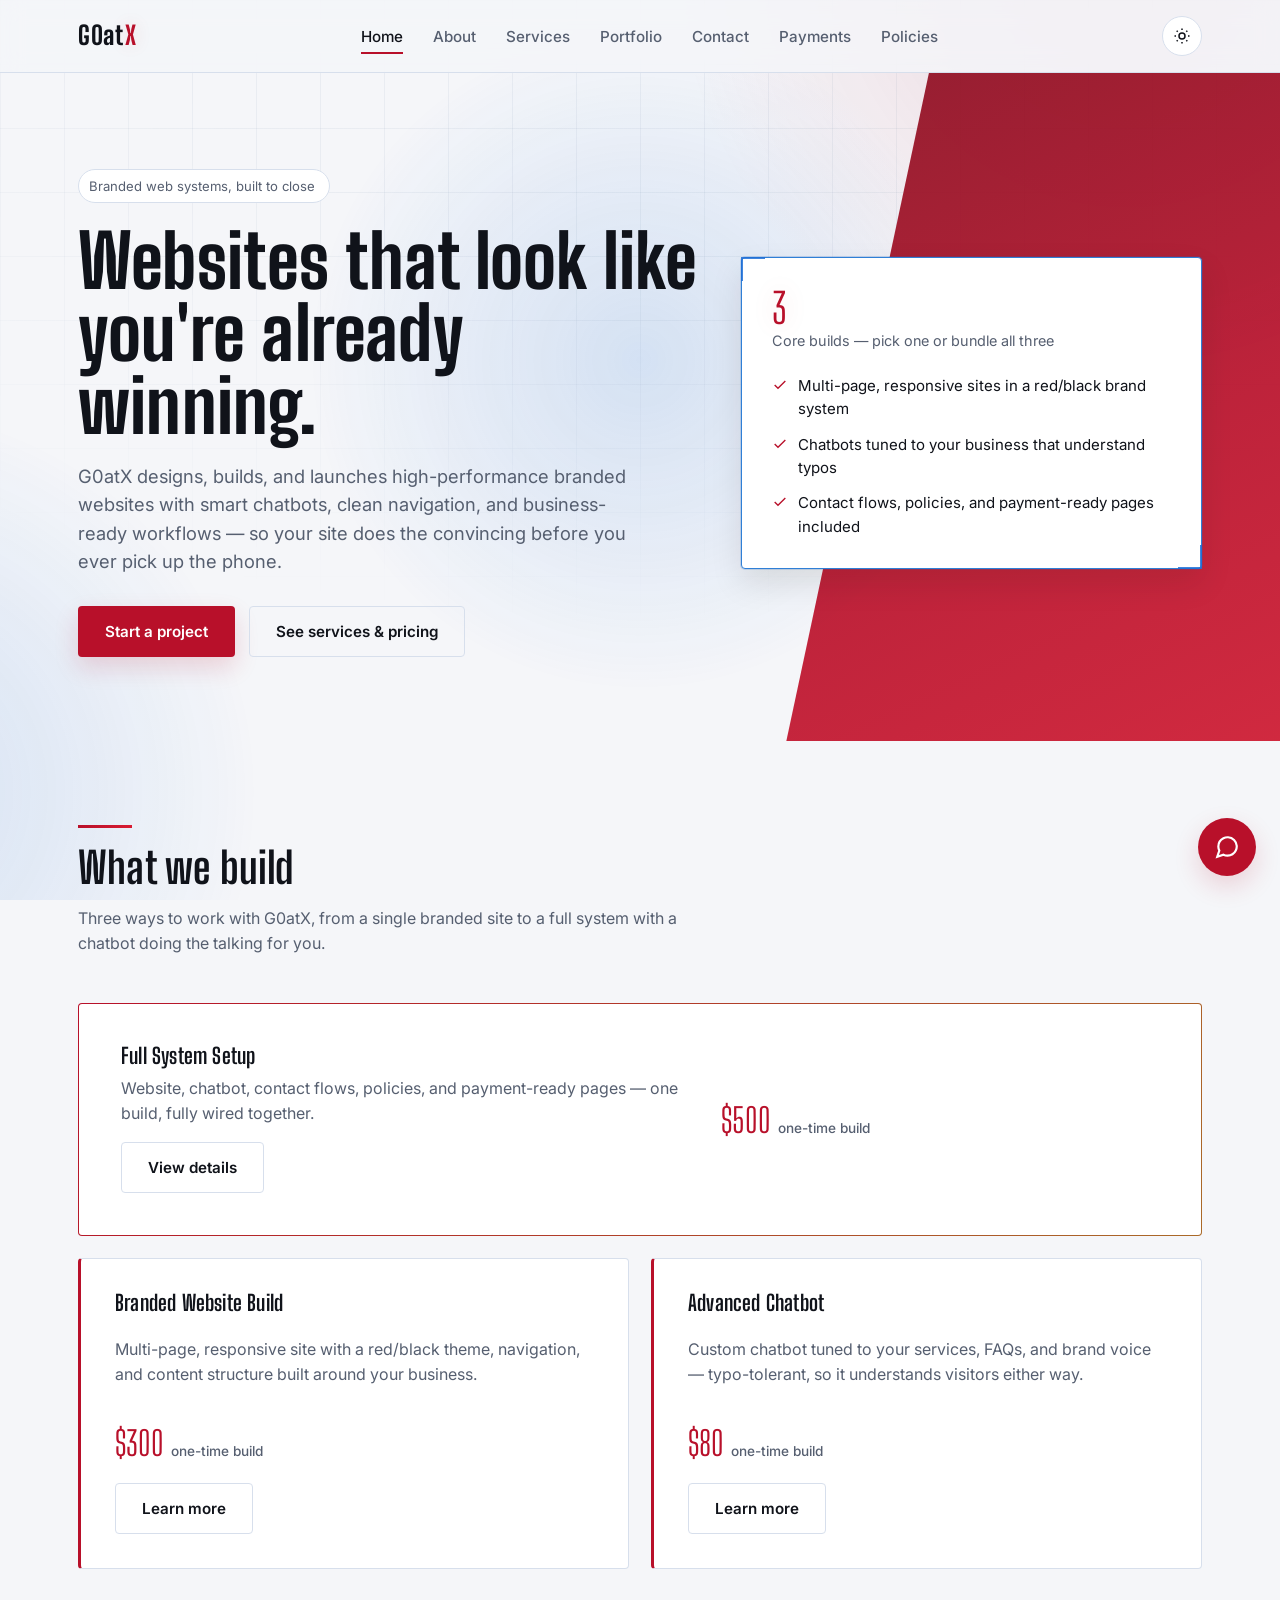
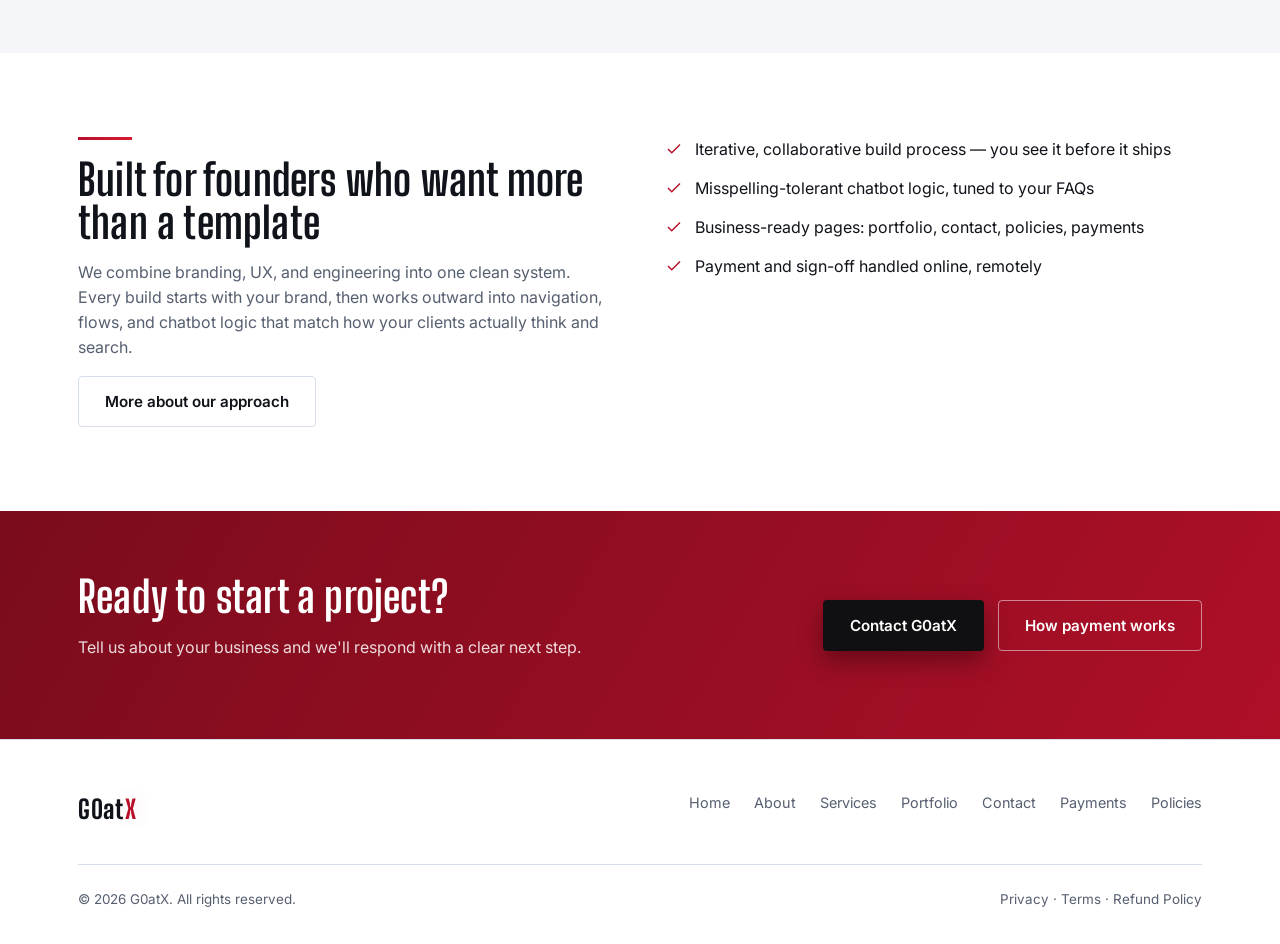
<file: index.html>
<!DOCTYPE html>
<html lang="en">
<head>
<meta charset="UTF-8" />
<meta name="viewport" content="width=device-width, initial-scale=1.0" />
<title>G0atX — Elite, Branded Web Systems</title>
<meta name="description" content="G0atX designs and builds high-performance branded websites with typo-tolerant chatbots, clean navigation, and business-ready workflows." />
<link rel="stylesheet" href="css/style.css" />
</head>
<body>

<header class="site-header">
  <nav class="nav">
    <a href="index.html" class="logo">G0at<span class="accent">X</span></a>
    <ul class="nav-links" id="navLinks">
      <li><a href="index.html" aria-current="page">Home</a></li>
      <li><a href="about.html">About</a></li>
      <li><a href="services.html">Services</a></li>
      <li><a href="portfolio.html">Portfolio</a></li>
      <li><a href="contact.html">Contact</a></li>
      <li><a href="payments.html">Payments</a></li>
      <li><a href="policies.html">Policies</a></li>
    </ul>
    <div class="nav-right">
      <button class="theme-toggle" aria-label="Toggle light and dark mode">
        <svg class="icon-sun" viewBox="0 0 24 24" fill="none" stroke="currentColor" stroke-width="2"><circle cx="12" cy="12" r="4"/><path d="M12 2v2M12 20v2M4.9 4.9l1.4 1.4M17.7 17.7l1.4 1.4M2 12h2M20 12h2M4.9 19.1l1.4-1.4M17.7 6.3l1.4-1.4"/></svg>
        <svg class="icon-moon" viewBox="0 0 24 24" fill="none" stroke="currentColor" stroke-width="2"><path d="M21 12.8A9 9 0 1 1 11.2 3a7 7 0 0 0 9.8 9.8z"/></svg>
      </button>
      <button class="nav-toggle" aria-label="Toggle menu" aria-expanded="false">
        <svg viewBox="0 0 24 24" fill="none" stroke="currentColor" stroke-width="2"><line x1="3" y1="6" x2="21" y2="6"/><line x1="3" y1="12" x2="21" y2="12"/><line x1="3" y1="18" x2="21" y2="18"/></svg>
      </button>
    </div>
  </nav>
</header>

<main>
  <section class="hero">
    <div class="hero-shape" aria-hidden="true"></div>
    <div class="container hero-inner">
      <div>
        <span class="eyebrow-badge">Branded web systems, built to close</span>
        <h1>Websites that look like you're already winning.</h1>
        <p class="lead">G0atX designs, builds, and launches high-performance branded websites with smart chatbots, clean navigation, and business-ready workflows — so your site does the convincing before you ever pick up the phone.</p>
        <div class="hero-ctas">
          <a href="contact.html" class="btn btn-primary">Start a project</a>
          <a href="services.html" class="btn btn-outline">See services &amp; pricing</a>
        </div>
      </div>
      <div class="hero-card">
        <div class="stat">3</div>
        <div class="stat-label">Core builds — pick one or bundle all three</div>
        <ul>
          <li>
            <svg viewBox="0 0 24 24" fill="none" stroke="currentColor" stroke-width="2"><polyline points="20 6 9 17 4 12"/></svg>
            <span>Multi-page, responsive sites in a red/black brand system</span>
          </li>
          <li>
            <svg viewBox="0 0 24 24" fill="none" stroke="currentColor" stroke-width="2"><polyline points="20 6 9 17 4 12"/></svg>
            <span>Chatbots tuned to your business that understand typos</span>
          </li>
          <li>
            <svg viewBox="0 0 24 24" fill="none" stroke="currentColor" stroke-width="2"><polyline points="20 6 9 17 4 12"/></svg>
            <span>Contact flows, policies, and payment-ready pages included</span>
          </li>
        </ul>
      </div>
    </div>
  </section>

  <section class="section">
    <div class="container">
      <div class="section-head">
        <div class="divider"></div>
        <h2>What we build</h2>
        <p>Three ways to work with G0atX, from a single branded site to a full system with a chatbot doing the talking for you.</p>
      </div>
      <div class="services-grid">
        <div class="service-card featured">
          <div>
            <h3>Full System Setup</h3>
            <p>Website, chatbot, contact flows, policies, and payment-ready pages — one build, fully wired together.</p>
            <a href="services.html" class="btn btn-outline">View details</a>
          </div>
          <div class="service-price">$500 <small>one-time build</small></div>
        </div>
        <div class="service-card">
          <h3>Branded Website Build</h3>
          <p>Multi-page, responsive site with a red/black theme, navigation, and content structure built around your business.</p>
          <div class="service-price">$300 <small>one-time build</small></div>
          <a href="services.html" class="btn btn-outline">Learn more</a>
        </div>
        <div class="service-card">
          <h3>Advanced Chatbot</h3>
          <p>Custom chatbot tuned to your services, FAQs, and brand voice — typo-tolerant, so it understands visitors either way.</p>
          <div class="service-price">$80 <small>one-time build</small></div>
          <a href="services.html" class="btn btn-outline">Learn more</a>
        </div>
      </div>
    </div>
  </section>

  <section class="section section-alt">
    <div class="container two-col">
      <div>
        <div class="divider"></div>
        <h2>Built for founders who want more than a template</h2>
        <p>We combine branding, UX, and engineering into one clean system. Every build starts with your brand, then works outward into navigation, flows, and chatbot logic that match how your clients actually think and search.</p>
        <a href="about.html" class="btn btn-outline">More about our approach</a>
      </div>
      <ul class="checklist">
        <li>
          <svg viewBox="0 0 24 24" fill="none" stroke="currentColor" stroke-width="2"><polyline points="20 6 9 17 4 12"/></svg>
          <span>Iterative, collaborative build process — you see it before it ships</span>
        </li>
        <li>
          <svg viewBox="0 0 24 24" fill="none" stroke="currentColor" stroke-width="2"><polyline points="20 6 9 17 4 12"/></svg>
          <span>Misspelling-tolerant chatbot logic, tuned to your FAQs</span>
        </li>
        <li>
          <svg viewBox="0 0 24 24" fill="none" stroke="currentColor" stroke-width="2"><polyline points="20 6 9 17 4 12"/></svg>
          <span>Business-ready pages: portfolio, contact, policies, payments</span>
        </li>
        <li>
          <svg viewBox="0 0 24 24" fill="none" stroke="currentColor" stroke-width="2"><polyline points="20 6 9 17 4 12"/></svg>
          <span>Payment and sign-off handled online, remotely</span>
        </li>
      </ul>
    </div>
  </section>

  <section class="cta-band">
    <div class="container" style="display:flex; flex-wrap:wrap; gap:24px; align-items:center; justify-content:space-between;">
      <div>
        <h2>Ready to start a project?</h2>
        <p>Tell us about your business and we'll respond with a clear next step.</p>
      </div>
      <div class="hero-ctas" style="margin-top:0;">
        <a href="contact.html" class="btn btn-primary">Contact G0atX</a>
        <a href="payments.html" class="btn btn-outline">How payment works</a>
      </div>
    </div>
  </section>
</main>

<footer class="site-footer">
  <div class="container">
    <div class="footer-top">
      <a href="index.html" class="logo">G0at<span class="accent">X</span></a>
      <ul class="footer-links">
        <li><a href="index.html">Home</a></li>
        <li><a href="about.html">About</a></li>
        <li><a href="services.html">Services</a></li>
        <li><a href="portfolio.html">Portfolio</a></li>
        <li><a href="contact.html">Contact</a></li>
        <li><a href="payments.html">Payments</a></li>
        <li><a href="policies.html">Policies</a></li>
      </ul>
    </div>
    <div class="footer-bottom">
      <span>© 2026 G0atX. All rights reserved.</span>
      <span>
        <a href="policies.html#privacy">Privacy</a> ·
        <a href="policies.html#terms">Terms</a> ·
        <a href="policies.html#refund">Refund Policy</a>
      </span>
    </div>
  </div>
</footer>

<script src="js/config.js"></script>
<script src="js/main.js"></script>
<script src="js/chatbot.js"></script>
</body>
</html>
</file>
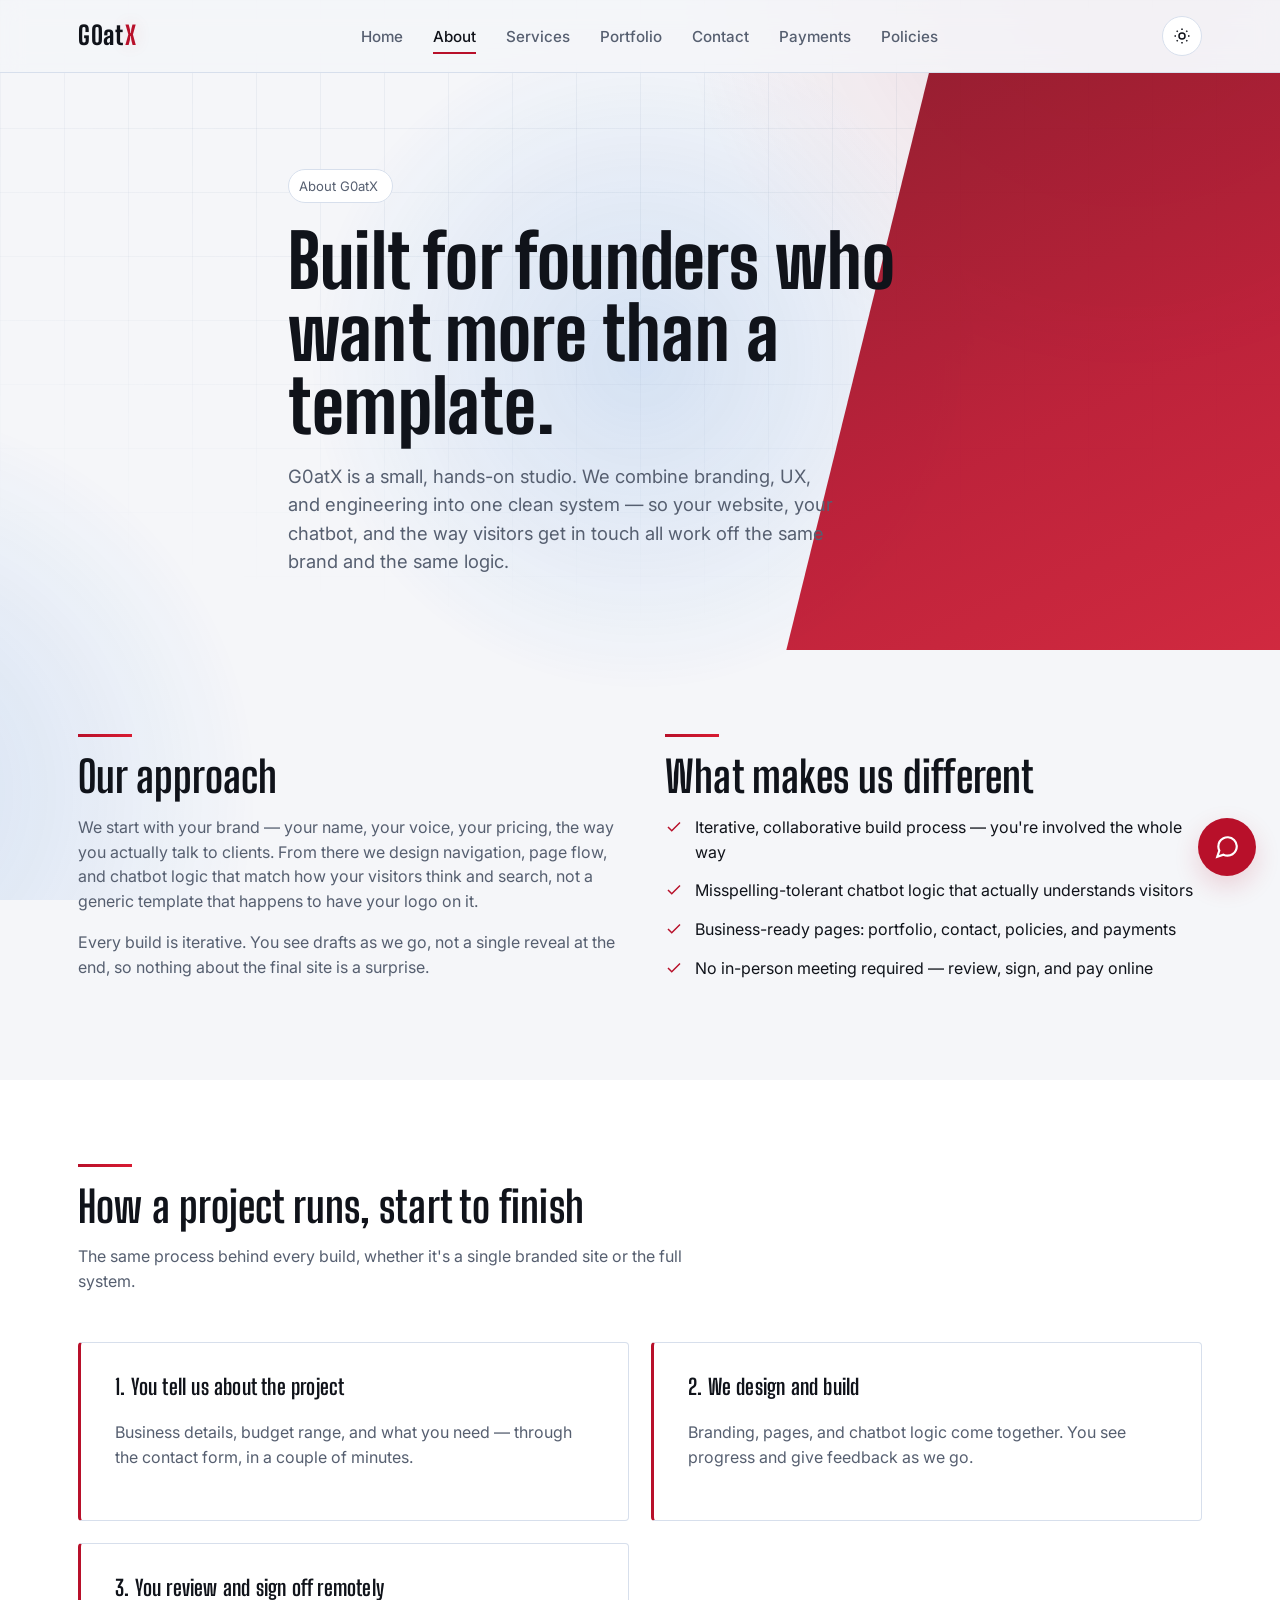
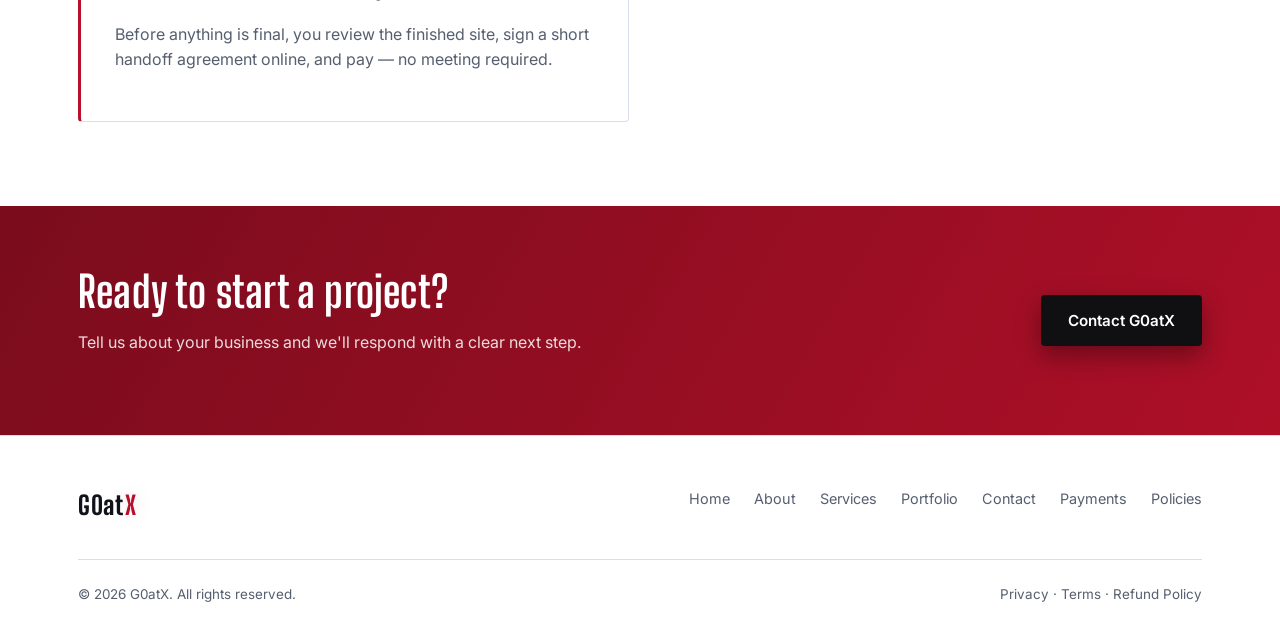
<file: about.html>
<!DOCTYPE html>
<html lang="en">
<head>
<meta charset="UTF-8" />
<meta name="viewport" content="width=device-width, initial-scale=1.0" />
<title>About — G0atX</title>
<meta name="description" content="G0atX combines branding, UX, and engineering into one clean web system for founders and teams." />
<link rel="stylesheet" href="css/style.css" />
</head>
<body>

<header class="site-header">
  <nav class="nav">
    <a href="index.html" class="logo">G0at<span class="accent">X</span></a>
    <ul class="nav-links" id="navLinks">
      <li><a href="index.html">Home</a></li>
      <li><a href="about.html" aria-current="page">About</a></li>
      <li><a href="services.html">Services</a></li>
      <li><a href="portfolio.html">Portfolio</a></li>
      <li><a href="contact.html">Contact</a></li>
      <li><a href="payments.html">Payments</a></li>
      <li><a href="policies.html">Policies</a></li>
    </ul>
    <div class="nav-right">
      <button class="theme-toggle" aria-label="Toggle light and dark mode">
        <svg class="icon-sun" viewBox="0 0 24 24" fill="none" stroke="currentColor" stroke-width="2"><circle cx="12" cy="12" r="4"/><path d="M12 2v2M12 20v2M4.9 4.9l1.4 1.4M17.7 17.7l1.4 1.4M2 12h2M20 12h2M4.9 19.1l1.4-1.4M17.7 6.3l1.4-1.4"/></svg>
        <svg class="icon-moon" viewBox="0 0 24 24" fill="none" stroke="currentColor" stroke-width="2"><path d="M21 12.8A9 9 0 1 1 11.2 3a7 7 0 0 0 9.8 9.8z"/></svg>
      </button>
      <button class="nav-toggle" aria-label="Toggle menu" aria-expanded="false">
        <svg viewBox="0 0 24 24" fill="none" stroke="currentColor" stroke-width="2"><line x1="3" y1="6" x2="21" y2="6"/><line x1="3" y1="12" x2="21" y2="12"/><line x1="3" y1="18" x2="21" y2="18"/></svg>
      </button>
    </div>
  </nav>
</header>

<main>
  <section class="hero" style="padding-bottom:56px;">
    <div class="hero-shape" aria-hidden="true"></div>
    <div class="container" style="position:relative; z-index:1; max-width:760px;">
      <span class="eyebrow-badge">About G0atX</span>
      <h1>Built for founders who want more than a template.</h1>
      <p class="lead">G0atX is a small, hands-on studio. We combine branding, UX, and engineering into one clean system — so your website, your chatbot, and the way visitors get in touch all work off the same brand and the same logic.</p>
    </div>
  </section>

  <section class="section">
    <div class="container two-col">
      <div>
        <div class="divider"></div>
        <h2>Our approach</h2>
        <p>We start with your brand — your name, your voice, your pricing, the way you actually talk to clients. From there we design navigation, page flow, and chatbot logic that match how your visitors think and search, not a generic template that happens to have your logo on it.</p>
        <p>Every build is iterative. You see drafts as we go, not a single reveal at the end, so nothing about the final site is a surprise.</p>
      </div>
      <div>
        <div class="divider"></div>
        <h2>What makes us different</h2>
        <ul class="checklist">
          <li>
            <svg viewBox="0 0 24 24" fill="none" stroke="currentColor" stroke-width="2"><polyline points="20 6 9 17 4 12"/></svg>
            <span>Iterative, collaborative build process — you're involved the whole way</span>
          </li>
          <li>
            <svg viewBox="0 0 24 24" fill="none" stroke="currentColor" stroke-width="2"><polyline points="20 6 9 17 4 12"/></svg>
            <span>Misspelling-tolerant chatbot logic that actually understands visitors</span>
          </li>
          <li>
            <svg viewBox="0 0 24 24" fill="none" stroke="currentColor" stroke-width="2"><polyline points="20 6 9 17 4 12"/></svg>
            <span>Business-ready pages: portfolio, contact, policies, and payments</span>
          </li>
          <li>
            <svg viewBox="0 0 24 24" fill="none" stroke="currentColor" stroke-width="2"><polyline points="20 6 9 17 4 12"/></svg>
            <span>No in-person meeting required — review, sign, and pay online</span>
          </li>
        </ul>
      </div>
    </div>
  </section>

  <section class="section section-alt">
    <div class="container">
      <div class="section-head">
        <div class="divider"></div>
        <h2>How a project runs, start to finish</h2>
        <p>The same process behind every build, whether it's a single branded site or the full system.</p>
      </div>
      <div class="services-grid">
        <div class="service-card">
          <h3>1. You tell us about the project</h3>
          <p>Business details, budget range, and what you need — through the contact form, in a couple of minutes.</p>
        </div>
        <div class="service-card">
          <h3>2. We design and build</h3>
          <p>Branding, pages, and chatbot logic come together. You see progress and give feedback as we go.</p>
        </div>
        <div class="service-card">
          <h3>3. You review and sign off remotely</h3>
          <p>Before anything is final, you review the finished site, sign a short handoff agreement online, and pay — no meeting required.</p>
        </div>
      </div>
    </div>
  </section>

  <section class="cta-band">
    <div class="container" style="display:flex; flex-wrap:wrap; gap:24px; align-items:center; justify-content:space-between;">
      <div>
        <h2>Ready to start a project?</h2>
        <p>Tell us about your business and we'll respond with a clear next step.</p>
      </div>
      <div class="hero-ctas" style="margin-top:0;">
        <a href="contact.html" class="btn btn-primary">Contact G0atX</a>
      </div>
    </div>
  </section>
</main>

<footer class="site-footer">
  <div class="container">
    <div class="footer-top">
      <a href="index.html" class="logo">G0at<span class="accent">X</span></a>
      <ul class="footer-links">
        <li><a href="index.html">Home</a></li>
        <li><a href="about.html">About</a></li>
        <li><a href="services.html">Services</a></li>
        <li><a href="portfolio.html">Portfolio</a></li>
        <li><a href="contact.html">Contact</a></li>
        <li><a href="payments.html">Payments</a></li>
        <li><a href="policies.html">Policies</a></li>
      </ul>
    </div>
    <div class="footer-bottom">
      <span>© 2026 G0atX. All rights reserved.</span>
      <span>
        <a href="policies.html#privacy">Privacy</a> ·
        <a href="policies.html#terms">Terms</a> ·
        <a href="policies.html#refund">Refund Policy</a>
      </span>
    </div>
  </div>
</footer>

<script src="js/config.js"></script>
<script src="js/main.js"></script>
<script src="js/chatbot.js"></script>
</body>
</html>
</file>
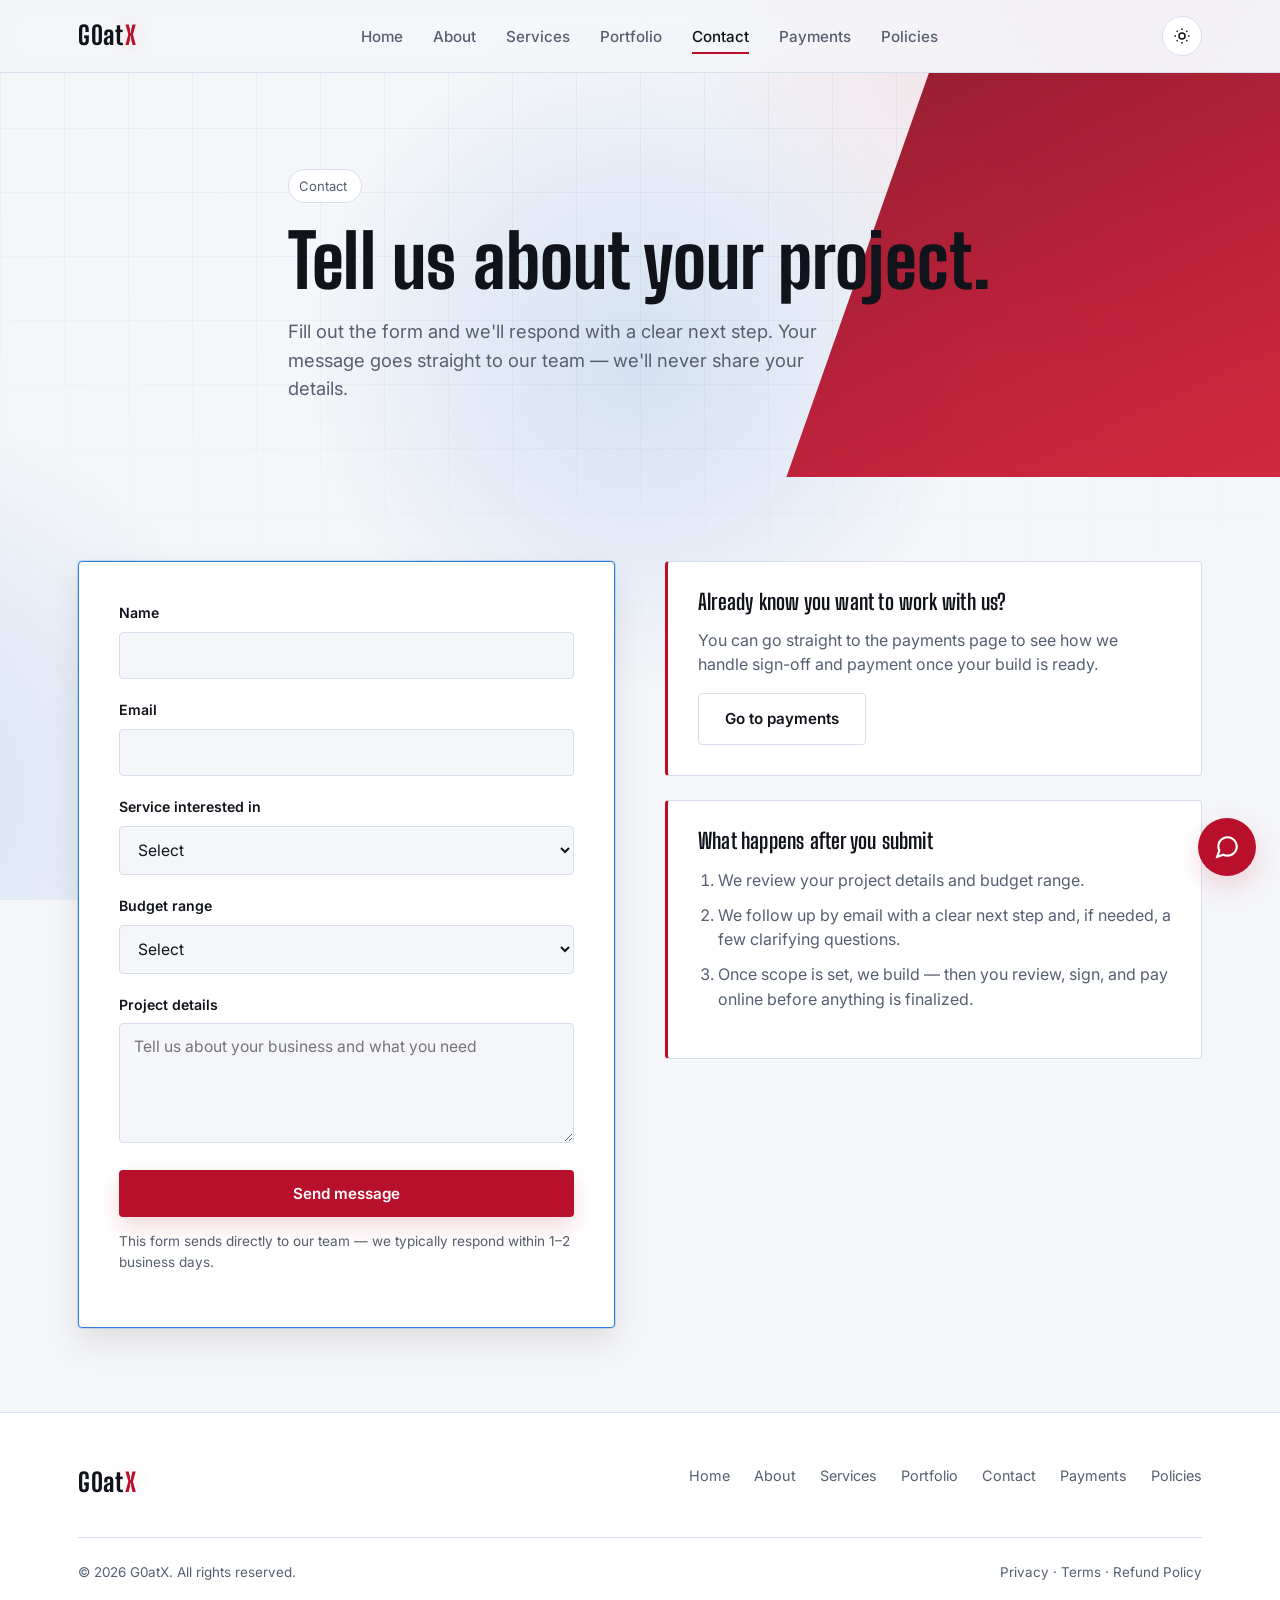
<file: contact.html>
<!DOCTYPE html>
<html lang="en">
<head>
<meta charset="UTF-8" />
<meta name="viewport" content="width=device-width, initial-scale=1.0" />
<title>Contact — G0atX</title>
<meta name="description" content="Tell G0atX about your project and get a clear next step." />
<link rel="stylesheet" href="css/style.css" />
</head>
<body>

<header class="site-header">
  <nav class="nav">
    <a href="index.html" class="logo">G0at<span class="accent">X</span></a>
    <ul class="nav-links" id="navLinks">
      <li><a href="index.html">Home</a></li>
      <li><a href="about.html">About</a></li>
      <li><a href="services.html">Services</a></li>
      <li><a href="portfolio.html">Portfolio</a></li>
      <li><a href="contact.html" aria-current="page">Contact</a></li>
      <li><a href="payments.html">Payments</a></li>
      <li><a href="policies.html">Policies</a></li>
    </ul>
    <div class="nav-right">
      <button class="theme-toggle" aria-label="Toggle light and dark mode">
        <svg class="icon-sun" viewBox="0 0 24 24" fill="none" stroke="currentColor" stroke-width="2"><circle cx="12" cy="12" r="4"/><path d="M12 2v2M12 20v2M4.9 4.9l1.4 1.4M17.7 17.7l1.4 1.4M2 12h2M20 12h2M4.9 19.1l1.4-1.4M17.7 6.3l1.4-1.4"/></svg>
        <svg class="icon-moon" viewBox="0 0 24 24" fill="none" stroke="currentColor" stroke-width="2"><path d="M21 12.8A9 9 0 1 1 11.2 3a7 7 0 0 0 9.8 9.8z"/></svg>
      </button>
      <button class="nav-toggle" aria-label="Toggle menu" aria-expanded="false">
        <svg viewBox="0 0 24 24" fill="none" stroke="currentColor" stroke-width="2"><line x1="3" y1="6" x2="21" y2="6"/><line x1="3" y1="12" x2="21" y2="12"/><line x1="3" y1="18" x2="21" y2="18"/></svg>
      </button>
    </div>
  </nav>
</header>

<main>
  <section class="hero" style="padding-bottom:56px;">
    <div class="hero-shape" aria-hidden="true"></div>
    <div class="container" style="position:relative; z-index:1; max-width:760px;">
      <span class="eyebrow-badge">Contact</span>
      <h1>Tell us about your project.</h1>
      <p class="lead">Fill out the form and we'll respond with a clear next step. Your message goes straight to our team — we'll never share your details.</p>
    </div>
  </section>

  <section class="section">
    <div class="container two-col">
      <div class="form-card">
        <form id="contactForm" action="https://formsubmit.co/g0atxwebsite@gmail.com" method="POST">
          <input type="hidden" name="_subject" value="New project inquiry from G0atX website" />
          <input type="hidden" name="_template" value="table" />
          <input type="hidden" name="_captcha" value="false" />
          <input type="hidden" name="_next" value="thank-you.html" />
          <!-- Honeypot field to cut down on spam bots; kept hidden from real visitors -->
          <div style="position:absolute; left:-9999px;" aria-hidden="true">
            <label>Leave this field empty<input type="text" name="_honey" tabindex="-1" autocomplete="off" /></label>
          </div>

          <div class="field">
            <label for="name">Name</label>
            <input type="text" id="name" name="name" required />
          </div>
          <div class="field">
            <label for="email">Email</label>
            <input type="email" id="email" name="email" required />
          </div>
          <div class="field">
            <label for="service">Service interested in</label>
            <select id="service" name="service" required>
              <option value="" disabled selected>Select</option>
              <option>Branded Website Build — $300</option>
              <option>Advanced Chatbot — $80</option>
              <option>Full System Setup — $500</option>
              <option>Not sure yet / other</option>
            </select>
          </div>
          <div class="field">
            <label for="budget">Budget range</label>
            <select id="budget" name="budget" required>
              <option value="" disabled selected>Select</option>
              <option>Under $300</option>
              <option>$300–$500</option>
              <option>$500+</option>
            </select>
          </div>
          <div class="field">
            <label for="details">Project details</label>
            <textarea id="details" name="details" placeholder="Tell us about your business and what you need" required></textarea>
          </div>
          <button type="submit" class="btn btn-primary btn-block" data-label="Send message">Send message</button>
          <p class="form-note">This form sends directly to our team — we typically respond within 1–2 business days.</p>
        </form>
      </div>

      <div>
        <div class="info-panel" style="margin-bottom:24px;">
          <h3>Already know you want to work with us?</h3>
          <p>You can go straight to the payments page to see how we handle sign-off and payment once your build is ready.</p>
          <a href="payments.html" class="btn btn-outline">Go to payments</a>
        </div>
        <div class="info-panel">
          <h3>What happens after you submit</h3>
          <ol>
            <li>We review your project details and budget range.</li>
            <li>We follow up by email with a clear next step and, if needed, a few clarifying questions.</li>
            <li>Once scope is set, we build — then you review, sign, and pay online before anything is finalized.</li>
          </ol>
        </div>
      </div>
    </div>
  </section>
</main>

<footer class="site-footer">
  <div class="container">
    <div class="footer-top">
      <a href="index.html" class="logo">G0at<span class="accent">X</span></a>
      <ul class="footer-links">
        <li><a href="index.html">Home</a></li>
        <li><a href="about.html">About</a></li>
        <li><a href="services.html">Services</a></li>
        <li><a href="portfolio.html">Portfolio</a></li>
        <li><a href="contact.html">Contact</a></li>
        <li><a href="payments.html">Payments</a></li>
        <li><a href="policies.html">Policies</a></li>
      </ul>
    </div>
    <div class="footer-bottom">
      <span>© 2026 G0atX. All rights reserved.</span>
      <span>
        <a href="policies.html#privacy">Privacy</a> ·
        <a href="policies.html#terms">Terms</a> ·
        <a href="policies.html#refund">Refund Policy</a>
      </span>
    </div>
  </div>
</footer>

<script src="js/config.js"></script>
<script src="js/main.js"></script>
<script src="js/chatbot.js"></script>
</body>
</html>
</file>
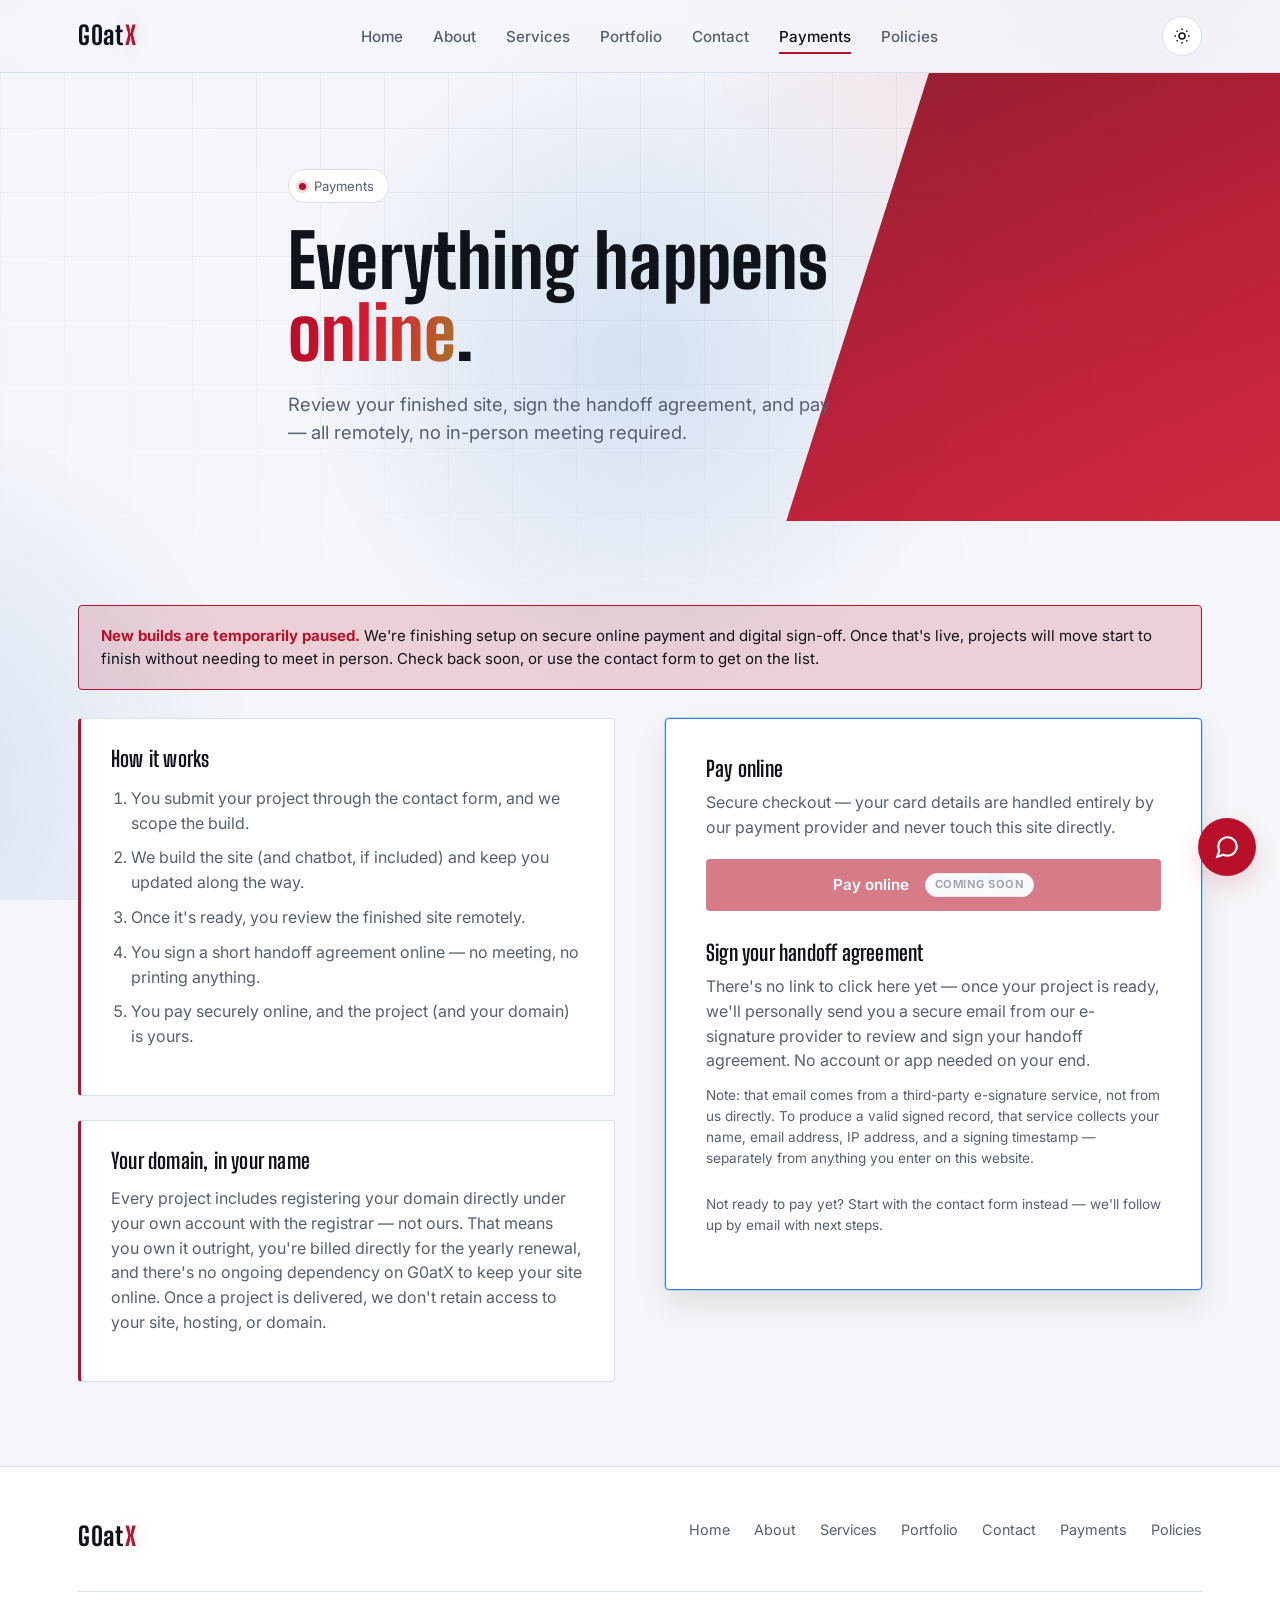
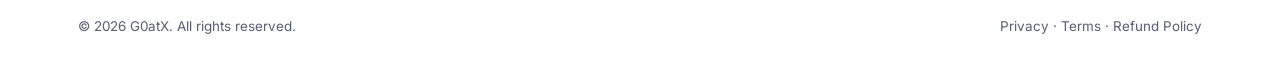
<file: payments.html>
<!DOCTYPE html>
<html lang="en">
<head>
<meta charset="UTF-8" />
<meta name="viewport" content="width=device-width, initial-scale=1.0" />
<title>Payments — G0atX</title>
<meta name="description" content="How payment works with G0atX: online payment, digital handoff documents, and domain ownership." />
<link rel="stylesheet" href="css/style.css" />
</head>
<body>

<header class="site-header">
  <nav class="nav">
    <a href="index.html" class="logo">G0at<span class="accent">X</span></a>
    <ul class="nav-links" id="navLinks">
      <li><a href="index.html">Home</a></li>
      <li><a href="about.html">About</a></li>
      <li><a href="services.html">Services</a></li>
      <li><a href="portfolio.html">Portfolio</a></li>
      <li><a href="contact.html">Contact</a></li>
      <li><a href="payments.html" aria-current="page">Payments</a></li>
      <li><a href="policies.html">Policies</a></li>
    </ul>
    <div class="nav-right">
      <button class="theme-toggle" aria-label="Toggle light and dark mode">
        <svg class="icon-sun" viewBox="0 0 24 24" fill="none" stroke="currentColor" stroke-width="2"><circle cx="12" cy="12" r="4"/><path d="M12 2v2M12 20v2M4.9 4.9l1.4 1.4M17.7 17.7l1.4 1.4M2 12h2M20 12h2M4.9 19.1l1.4-1.4M17.7 6.3l1.4-1.4"/></svg>
        <svg class="icon-moon" viewBox="0 0 24 24" fill="none" stroke="currentColor" stroke-width="2"><path d="M21 12.8A9 9 0 1 1 11.2 3a7 7 0 0 0 9.8 9.8z"/></svg>
      </button>
      <button class="nav-toggle" aria-label="Toggle menu" aria-expanded="false">
        <svg viewBox="0 0 24 24" fill="none" stroke="currentColor" stroke-width="2"><line x1="3" y1="6" x2="21" y2="6"/><line x1="3" y1="12" x2="21" y2="12"/><line x1="3" y1="18" x2="21" y2="18"/></svg>
      </button>
    </div>
  </nav>
</header>

<main>
  <section class="hero" style="padding-bottom:56px;">
    <div class="hero-shape" aria-hidden="true"></div>
    <div class="container" style="position:relative; z-index:1; max-width:760px;">
      <span class="eyebrow-badge"><span class="dot"></span>Payments</span>
      <h1>Everything happens <span class="grad-text">online</span>.</h1>
      <p class="lead">Review your finished site, sign the handoff agreement, and pay — all remotely, no in-person meeting required.</p>
    </div>
  </section>

  <section class="section">
    <div class="container">
      <div class="notice-strip">
        <strong>New builds are temporarily paused.</strong> We're finishing setup on secure online payment and digital sign-off. Once that's live, projects will move start to finish without needing to meet in person. Check back soon, or use the <a href="contact.html">contact form</a> to get on the list.
      </div>
    </div>
    <div class="container two-col">
      <div>
        <div class="info-panel" style="margin-bottom:24px;">
          <h3>How it works</h3>
          <ol>
            <li>You submit your project through the <a href="contact.html">contact form</a>, and we scope the build.</li>
            <li>We build the site (and chatbot, if included) and keep you updated along the way.</li>
            <li>Once it's ready, you review the finished site remotely.</li>
            <li>You sign a short handoff agreement online — no meeting, no printing anything.</li>
            <li>You pay securely online, and the project (and your domain) is yours.</li>
          </ol>
        </div>

        <div class="info-panel">
          <h3>Your domain, in your name</h3>
          <p>Every project includes registering your domain directly under your own account with the registrar — not ours. That means you own it outright, you're billed directly for the yearly renewal, and there's no ongoing dependency on G0atX to keep your site online. Once a project is delivered, we don't retain access to your site, hosting, or domain.</p>
        </div>
      </div>

      <div class="form-card">
        <h3 style="margin-bottom:10px;">Pay online</h3>
        <p style="margin-bottom:20px;">Secure checkout — your card details are handled entirely by our payment provider and never touch this site directly.</p>
        <a href="#" data-live-link="stripe" class="btn btn-primary btn-block btn-disabled" aria-disabled="true">
          Pay online <span class="coming-soon-tag">Coming soon</span>
        </a>

        <h3 style="margin:32px 0 10px;">Sign your handoff agreement</h3>
        <p style="margin-bottom:12px;">There's no link to click here yet — once your project is ready, we'll personally send you a secure email from our e-signature provider to review and sign your handoff agreement. No account or app needed on your end.</p>
        <p class="small" style="margin-bottom:0;">Note: that email comes from a third-party e-signature service, not from us directly. To produce a valid signed record, that service collects your name, email address, IP address, and a signing timestamp — separately from anything you enter on this website.</p>

        <p class="form-note" style="margin-top:24px;">Not ready to pay yet? Start with the <a href="contact.html">contact form</a> instead — we'll follow up by email with next steps.</p>
      </div>
    </div>
  </section>
</main>

<footer class="site-footer">
  <div class="container">
    <div class="footer-top">
      <a href="index.html" class="logo">G0at<span class="accent">X</span></a>
      <ul class="footer-links">
        <li><a href="index.html">Home</a></li>
        <li><a href="about.html">About</a></li>
        <li><a href="services.html">Services</a></li>
        <li><a href="portfolio.html">Portfolio</a></li>
        <li><a href="contact.html">Contact</a></li>
        <li><a href="payments.html">Payments</a></li>
        <li><a href="policies.html">Policies</a></li>
      </ul>
    </div>
    <div class="footer-bottom">
      <span>© 2026 G0atX. All rights reserved.</span>
      <span>
        <a href="policies.html#privacy">Privacy</a> ·
        <a href="policies.html#terms">Terms</a> ·
        <a href="policies.html#refund">Refund Policy</a>
      </span>
    </div>
  </div>
</footer>

<script src="js/config.js"></script>
<script src="js/main.js"></script>
<script src="js/chatbot.js"></script>
</body>
</html>
</file>
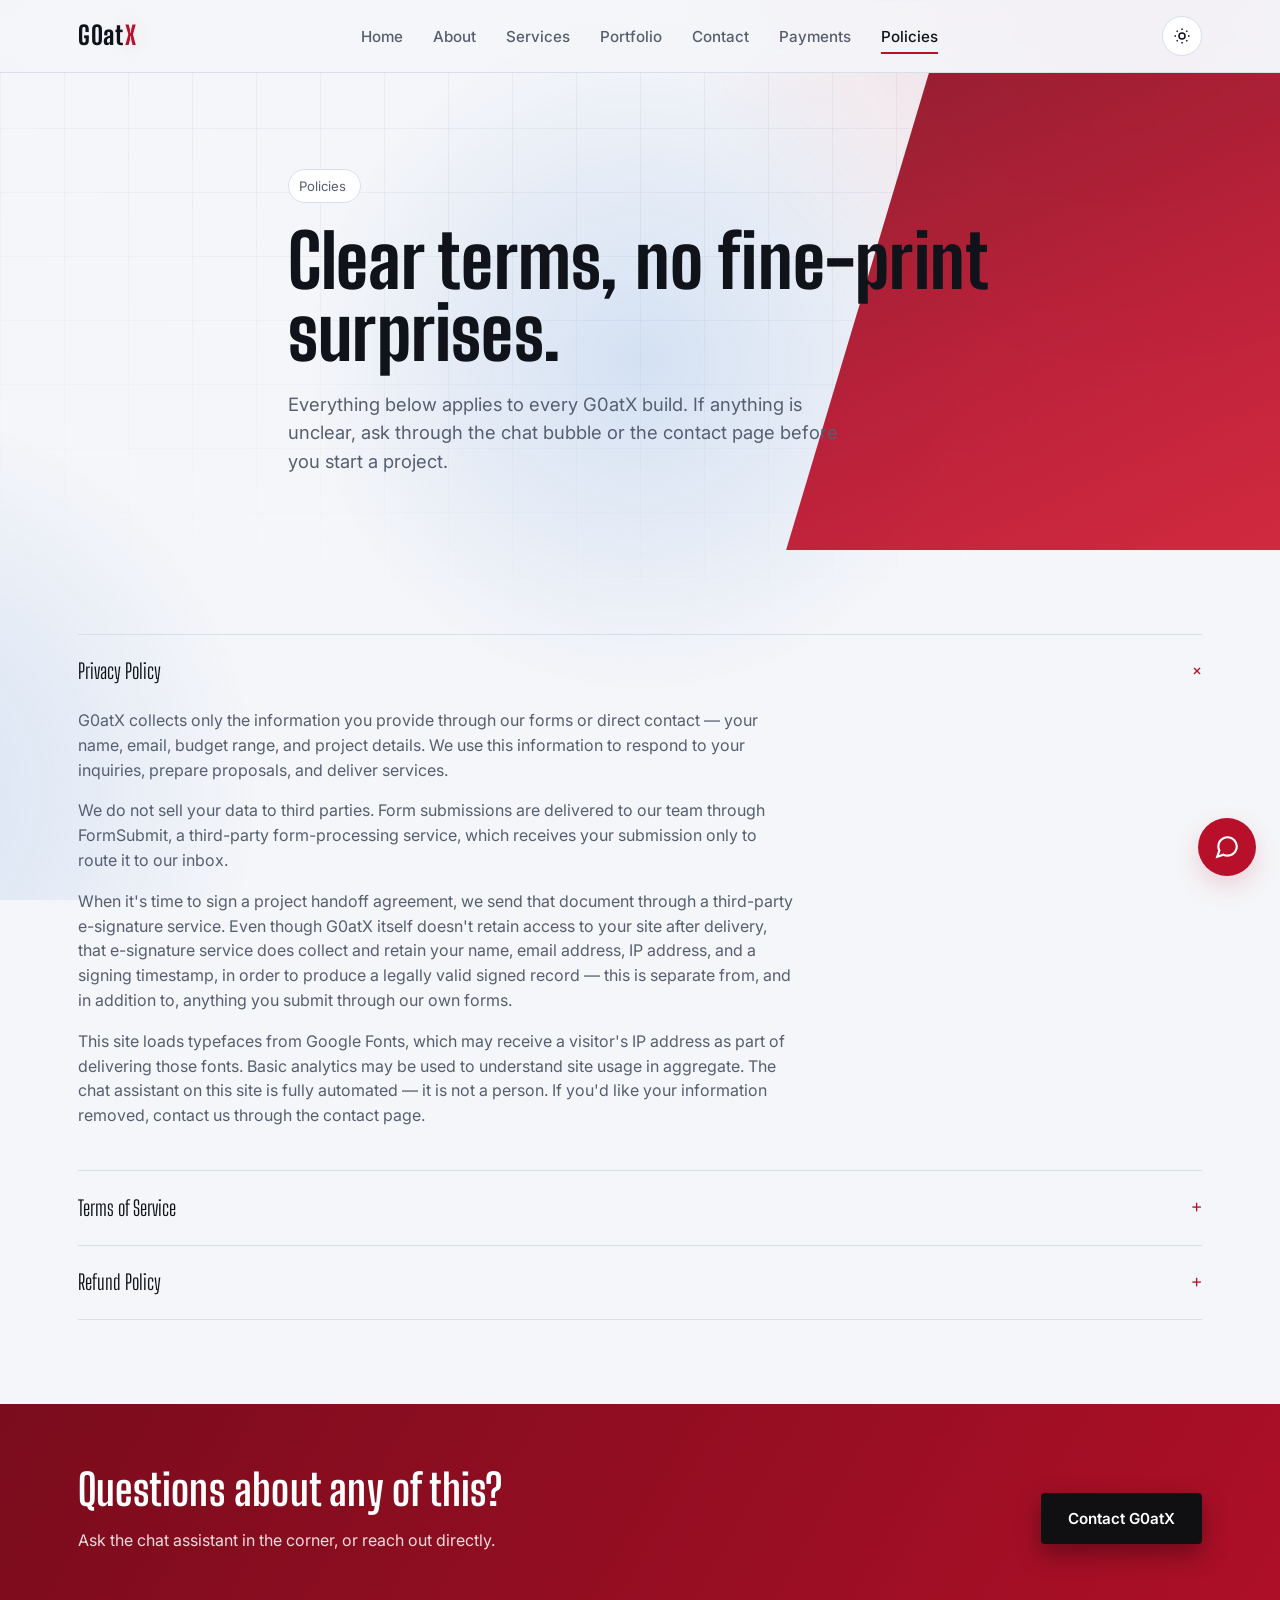
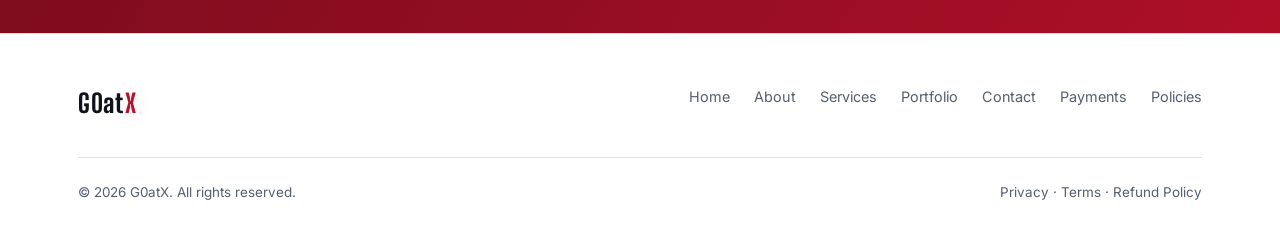
<file: policies.html>
<!DOCTYPE html>
<html lang="en">
<head>
<meta charset="UTF-8" />
<meta name="viewport" content="width=device-width, initial-scale=1.0" />
<title>Policies — G0atX</title>
<meta name="description" content="G0atX privacy policy, terms of service, and refund policy." />
<link rel="stylesheet" href="css/style.css" />
</head>
<body>

<header class="site-header">
  <nav class="nav">
    <a href="index.html" class="logo">G0at<span class="accent">X</span></a>
    <ul class="nav-links" id="navLinks">
      <li><a href="index.html">Home</a></li>
      <li><a href="about.html">About</a></li>
      <li><a href="services.html">Services</a></li>
      <li><a href="portfolio.html">Portfolio</a></li>
      <li><a href="contact.html">Contact</a></li>
      <li><a href="payments.html">Payments</a></li>
      <li><a href="policies.html" aria-current="page">Policies</a></li>
    </ul>
    <div class="nav-right">
      <button class="theme-toggle" aria-label="Toggle light and dark mode">
        <svg class="icon-sun" viewBox="0 0 24 24" fill="none" stroke="currentColor" stroke-width="2"><circle cx="12" cy="12" r="4"/><path d="M12 2v2M12 20v2M4.9 4.9l1.4 1.4M17.7 17.7l1.4 1.4M2 12h2M20 12h2M4.9 19.1l1.4-1.4M17.7 6.3l1.4-1.4"/></svg>
        <svg class="icon-moon" viewBox="0 0 24 24" fill="none" stroke="currentColor" stroke-width="2"><path d="M21 12.8A9 9 0 1 1 11.2 3a7 7 0 0 0 9.8 9.8z"/></svg>
      </button>
      <button class="nav-toggle" aria-label="Toggle menu" aria-expanded="false">
        <svg viewBox="0 0 24 24" fill="none" stroke="currentColor" stroke-width="2"><line x1="3" y1="6" x2="21" y2="6"/><line x1="3" y1="12" x2="21" y2="12"/><line x1="3" y1="18" x2="21" y2="18"/></svg>
      </button>
    </div>
  </nav>
</header>

<main>
  <section class="hero" style="padding-bottom:56px;">
    <div class="hero-shape" aria-hidden="true"></div>
    <div class="container" style="position:relative; z-index:1; max-width:760px;">
      <span class="eyebrow-badge">Policies</span>
      <h1>Clear terms, no fine-print surprises.</h1>
      <p class="lead">Everything below applies to every G0atX build. If anything is unclear, ask through the chat bubble or the contact page before you start a project.</p>
    </div>
  </section>

  <section class="section">
    <div class="container">
      <div class="accordion">

        <div class="accordion-item open" id="privacy">
          <button class="accordion-trigger" aria-expanded="true">
            Privacy Policy
            <span class="plus">+</span>
          </button>
          <div class="accordion-panel">
            <div class="accordion-panel-inner">
              <p>G0atX collects only the information you provide through our forms or direct contact — your name, email, budget range, and project details. We use this information to respond to your inquiries, prepare proposals, and deliver services.</p>
              <p>We do not sell your data to third parties. Form submissions are delivered to our team through FormSubmit, a third-party form-processing service, which receives your submission only to route it to our inbox.</p>
              <p>When it's time to sign a project handoff agreement, we send that document through a third-party e-signature service. Even though G0atX itself doesn't retain access to your site after delivery, that e-signature service does collect and retain your name, email address, IP address, and a signing timestamp, in order to produce a legally valid signed record — this is separate from, and in addition to, anything you submit through our own forms.</p>
              <p>This site loads typefaces from Google Fonts, which may receive a visitor's IP address as part of delivering those fonts. Basic analytics may be used to understand site usage in aggregate. The chat assistant on this site is fully automated — it is not a person. If you'd like your information removed, contact us through the <a href="contact.html">contact page</a>.</p>
            </div>
          </div>
        </div>

        <div class="accordion-item" id="terms">
          <button class="accordion-trigger" aria-expanded="false">
            Terms of Service
            <span class="plus">+</span>
          </button>
          <div class="accordion-panel">
            <div class="accordion-panel-inner">
              <p>By engaging G0atX, you agree to provide accurate project information and to respond in a timely manner during the build. Project timelines depend on your responsiveness and the scope of work.</p>
              <p>Intellectual property for final deliverables transfers to you upon full payment, unless otherwise agreed in writing. G0atX may showcase non-confidential work in our portfolio.</p>
              <p>All builds are finalized, signed off, and paid for online — see the <a href="payments.html">Payments page</a> for how that process works. Every project's domain is registered directly under the customer's own account, so the customer retains full ownership and control of it from day one.</p>
              <p>Once a project is delivered and paid for, G0atX does not retain access to the site, its hosting, or its domain, and is not responsible for changes, issues, or costs (including domain renewal) arising after delivery.</p>
            </div>
          </div>
        </div>

        <div class="accordion-item" id="refund">
          <button class="accordion-trigger" aria-expanded="false">
            Refund Policy
            <span class="plus">+</span>
          </button>
          <div class="accordion-panel">
            <div class="accordion-panel-inner">
              <p>Deposits are generally non-refundable once work has begun, as they reserve our time and resources. In exceptional cases, partial refunds may be considered based on work already completed.</p>
              <p>If G0atX is unable to deliver the agreed scope for reasons on our side, we'll work with you on a fair resolution — which may include a partial refund or additional work at no extra cost.</p>
            </div>
          </div>
        </div>

      </div>
    </div>
  </section>

  <section class="cta-band">
    <div class="container" style="display:flex; flex-wrap:wrap; gap:24px; align-items:center; justify-content:space-between;">
      <div>
        <h2>Questions about any of this?</h2>
        <p>Ask the chat assistant in the corner, or reach out directly.</p>
      </div>
      <div class="hero-ctas" style="margin-top:0;">
        <a href="contact.html" class="btn btn-primary">Contact G0atX</a>
      </div>
    </div>
  </section>
</main>

<footer class="site-footer">
  <div class="container">
    <div class="footer-top">
      <a href="index.html" class="logo">G0at<span class="accent">X</span></a>
      <ul class="footer-links">
        <li><a href="index.html">Home</a></li>
        <li><a href="about.html">About</a></li>
        <li><a href="services.html">Services</a></li>
        <li><a href="portfolio.html">Portfolio</a></li>
        <li><a href="contact.html">Contact</a></li>
        <li><a href="payments.html">Payments</a></li>
        <li><a href="policies.html">Policies</a></li>
      </ul>
    </div>
    <div class="footer-bottom">
      <span>© 2026 G0atX. All rights reserved.</span>
      <span>
        <a href="policies.html#privacy">Privacy</a> ·
        <a href="policies.html#terms">Terms</a> ·
        <a href="policies.html#refund">Refund Policy</a>
      </span>
    </div>
  </div>
</footer>

<script src="js/config.js"></script>
<script src="js/main.js"></script>
<script src="js/chatbot.js"></script>
<script>
  // Open the accordion item matching the URL hash (e.g. policies.html#refund)
  document.addEventListener("DOMContentLoaded", function () {
    var hash = window.location.hash.replace("#", "");
    if (hash) {
      var target = document.getElementById(hash);
      if (target && target.classList.contains("accordion-item")) {
        document.querySelectorAll(".accordion-item.open").forEach(function (item) {
          item.classList.remove("open");
          item.querySelector(".accordion-panel").style.maxHeight = null;
        });
        target.classList.add("open");
        var panel = target.querySelector(".accordion-panel");
        panel.style.maxHeight = panel.scrollHeight + "px";
        target.scrollIntoView({ behavior: "smooth", block: "start" });
      }
    } else {
      var openPanel = document.querySelector(".accordion-item.open .accordion-panel");
      if (openPanel) openPanel.style.maxHeight = openPanel.scrollHeight + "px";
    }
  });
</script>
</body>
</html>
</file>
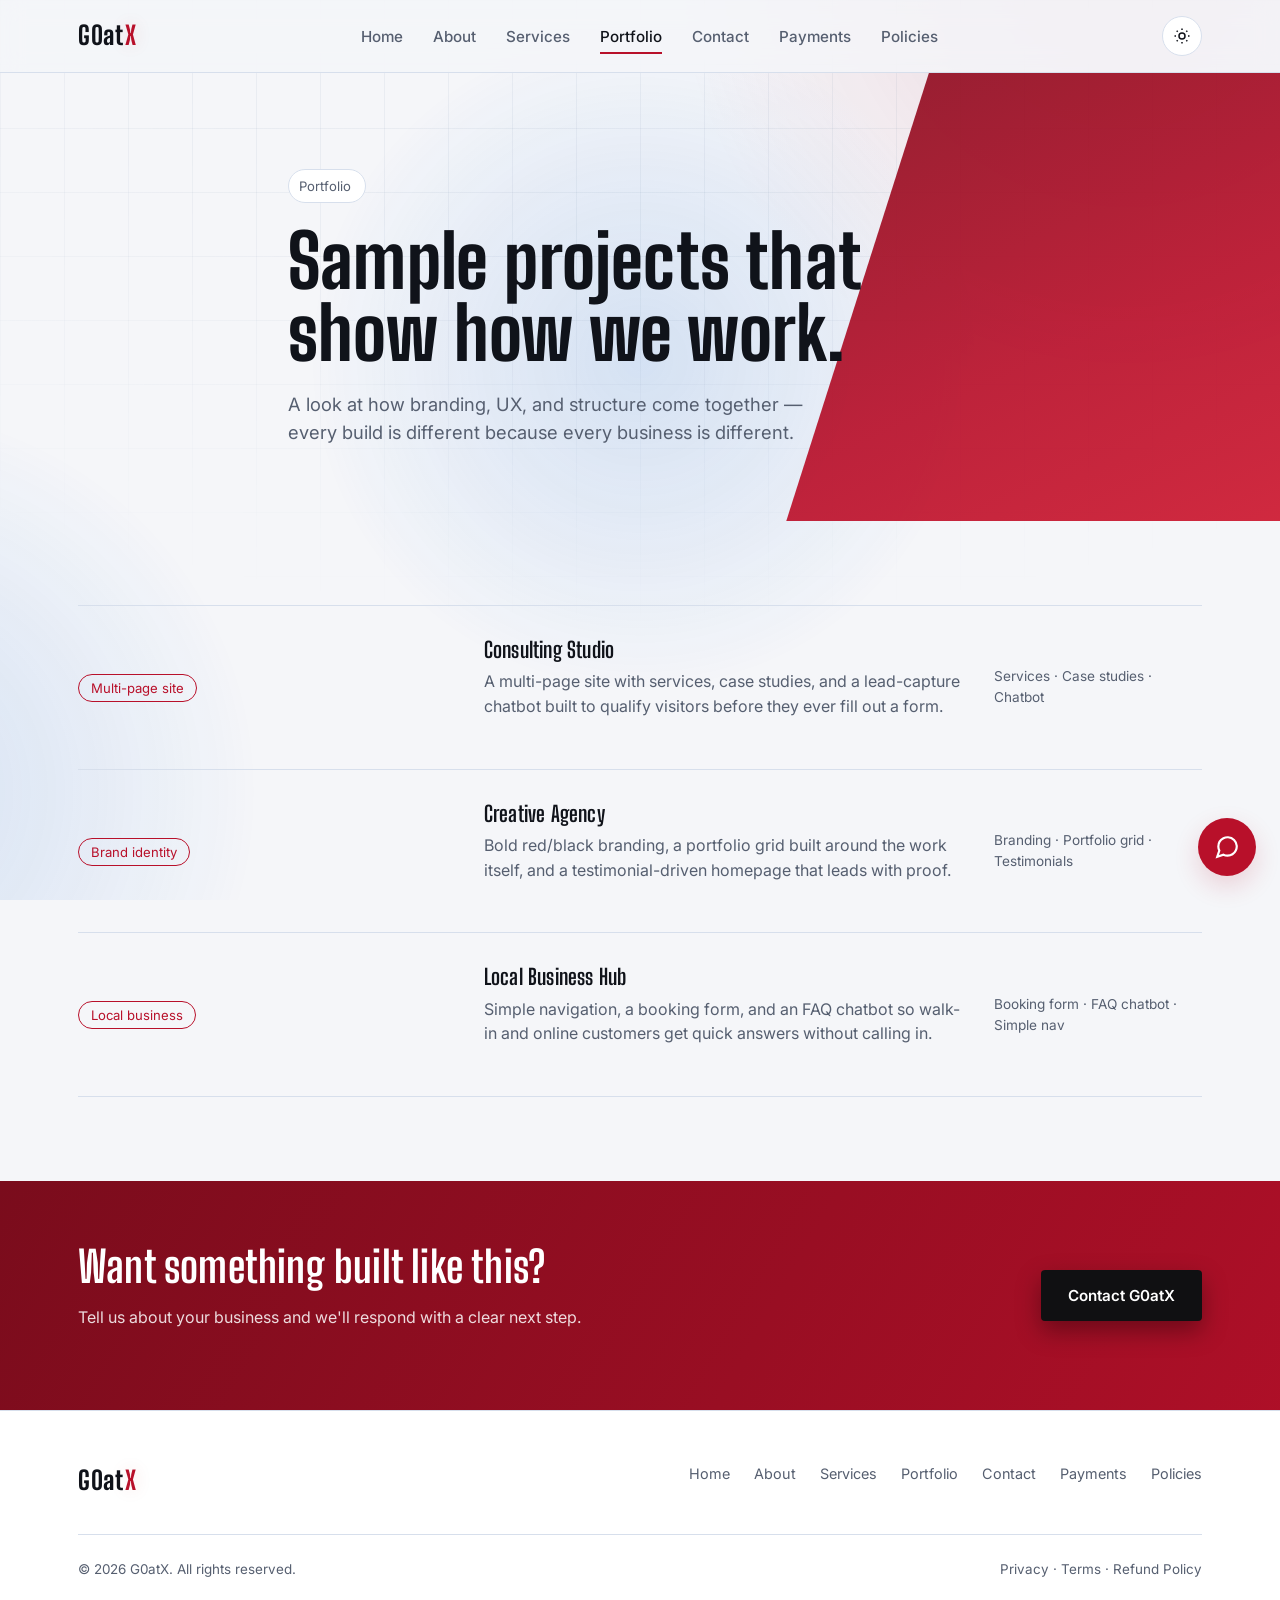
<file: portfolio.html>
<!DOCTYPE html>
<html lang="en">
<head>
<meta charset="UTF-8" />
<meta name="viewport" content="width=device-width, initial-scale=1.0" />
<title>Portfolio — G0atX</title>
<meta name="description" content="Sample G0atX projects showing branding, UX, and site structure in action." />
<link rel="stylesheet" href="css/style.css" />
</head>
<body>

<header class="site-header">
  <nav class="nav">
    <a href="index.html" class="logo">G0at<span class="accent">X</span></a>
    <ul class="nav-links" id="navLinks">
      <li><a href="index.html">Home</a></li>
      <li><a href="about.html">About</a></li>
      <li><a href="services.html">Services</a></li>
      <li><a href="portfolio.html" aria-current="page">Portfolio</a></li>
      <li><a href="contact.html">Contact</a></li>
      <li><a href="payments.html">Payments</a></li>
      <li><a href="policies.html">Policies</a></li>
    </ul>
    <div class="nav-right">
      <button class="theme-toggle" aria-label="Toggle light and dark mode">
        <svg class="icon-sun" viewBox="0 0 24 24" fill="none" stroke="currentColor" stroke-width="2"><circle cx="12" cy="12" r="4"/><path d="M12 2v2M12 20v2M4.9 4.9l1.4 1.4M17.7 17.7l1.4 1.4M2 12h2M20 12h2M4.9 19.1l1.4-1.4M17.7 6.3l1.4-1.4"/></svg>
        <svg class="icon-moon" viewBox="0 0 24 24" fill="none" stroke="currentColor" stroke-width="2"><path d="M21 12.8A9 9 0 1 1 11.2 3a7 7 0 0 0 9.8 9.8z"/></svg>
      </button>
      <button class="nav-toggle" aria-label="Toggle menu" aria-expanded="false">
        <svg viewBox="0 0 24 24" fill="none" stroke="currentColor" stroke-width="2"><line x1="3" y1="6" x2="21" y2="6"/><line x1="3" y1="12" x2="21" y2="12"/><line x1="3" y1="18" x2="21" y2="18"/></svg>
      </button>
    </div>
  </nav>
</header>

<main>
  <section class="hero" style="padding-bottom:56px;">
    <div class="hero-shape" aria-hidden="true"></div>
    <div class="container" style="position:relative; z-index:1; max-width:760px;">
      <span class="eyebrow-badge">Portfolio</span>
      <h1>Sample projects that show how we work.</h1>
      <p class="lead">A look at how branding, UX, and structure come together — every build is different because every business is different.</p>
    </div>
  </section>

  <section class="section">
    <div class="container">
      <div class="portfolio-list">

        <div class="portfolio-row">
          <div>
            <span class="portfolio-tag">Multi-page site</span>
          </div>
          <div>
            <h3>Consulting Studio</h3>
            <p>A multi-page site with services, case studies, and a lead-capture chatbot built to qualify visitors before they ever fill out a form.</p>
          </div>
          <div class="small">Services · Case studies · Chatbot</div>
        </div>

        <div class="portfolio-row">
          <div>
            <span class="portfolio-tag">Brand identity</span>
          </div>
          <div>
            <h3>Creative Agency</h3>
            <p>Bold red/black branding, a portfolio grid built around the work itself, and a testimonial-driven homepage that leads with proof.</p>
          </div>
          <div class="small">Branding · Portfolio grid · Testimonials</div>
        </div>

        <div class="portfolio-row">
          <div>
            <span class="portfolio-tag">Local business</span>
          </div>
          <div>
            <h3>Local Business Hub</h3>
            <p>Simple navigation, a booking form, and an FAQ chatbot so walk-in and online customers get quick answers without calling in.</p>
          </div>
          <div class="small">Booking form · FAQ chatbot · Simple nav</div>
        </div>

      </div>
    </div>
  </section>

  <section class="cta-band">
    <div class="container" style="display:flex; flex-wrap:wrap; gap:24px; align-items:center; justify-content:space-between;">
      <div>
        <h2>Want something built like this?</h2>
        <p>Tell us about your business and we'll respond with a clear next step.</p>
      </div>
      <div class="hero-ctas" style="margin-top:0;">
        <a href="contact.html" class="btn btn-primary">Contact G0atX</a>
      </div>
    </div>
  </section>
</main>

<footer class="site-footer">
  <div class="container">
    <div class="footer-top">
      <a href="index.html" class="logo">G0at<span class="accent">X</span></a>
      <ul class="footer-links">
        <li><a href="index.html">Home</a></li>
        <li><a href="about.html">About</a></li>
        <li><a href="services.html">Services</a></li>
        <li><a href="portfolio.html">Portfolio</a></li>
        <li><a href="contact.html">Contact</a></li>
        <li><a href="payments.html">Payments</a></li>
        <li><a href="policies.html">Policies</a></li>
      </ul>
    </div>
    <div class="footer-bottom">
      <span>© 2026 G0atX. All rights reserved.</span>
      <span>
        <a href="policies.html#privacy">Privacy</a> ·
        <a href="policies.html#terms">Terms</a> ·
        <a href="policies.html#refund">Refund Policy</a>
      </span>
    </div>
  </div>
</footer>

<script src="js/config.js"></script>
<script src="js/main.js"></script>
<script src="js/chatbot.js"></script>
</body>
</html>
</file>
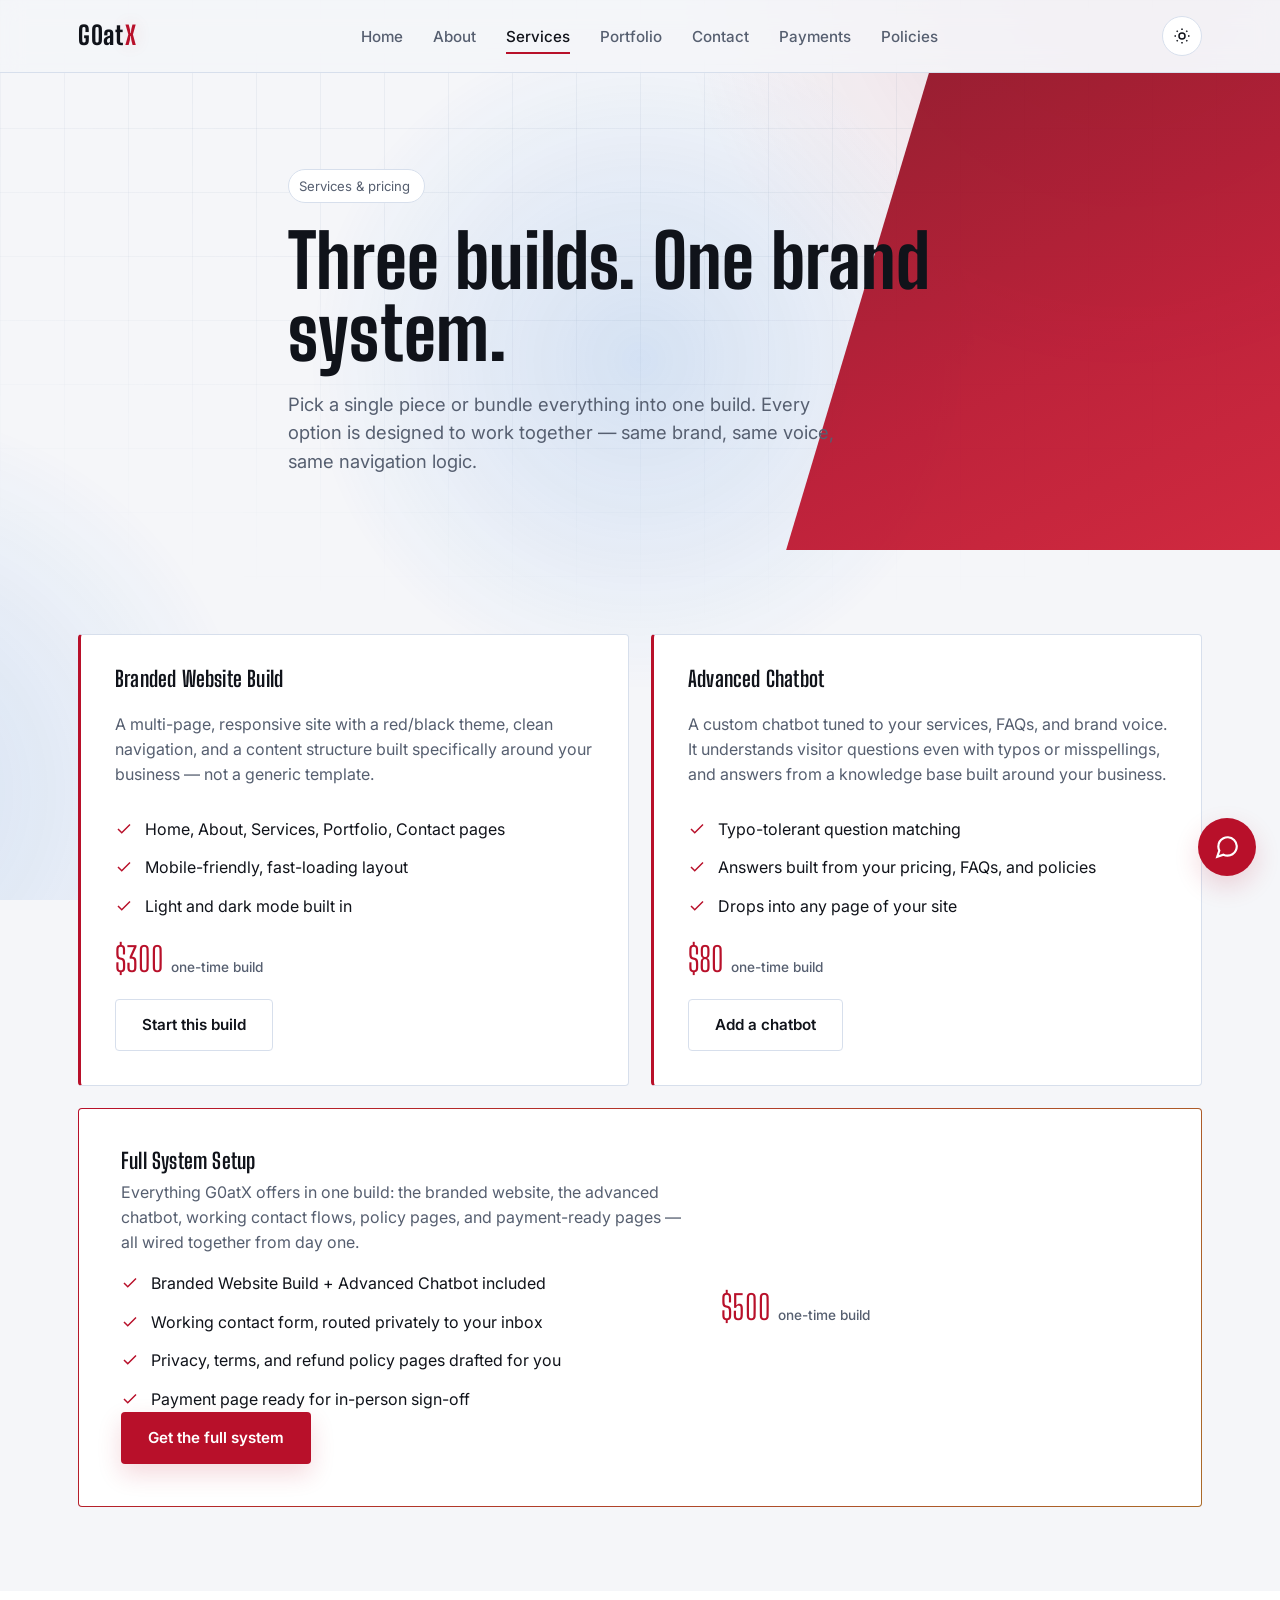
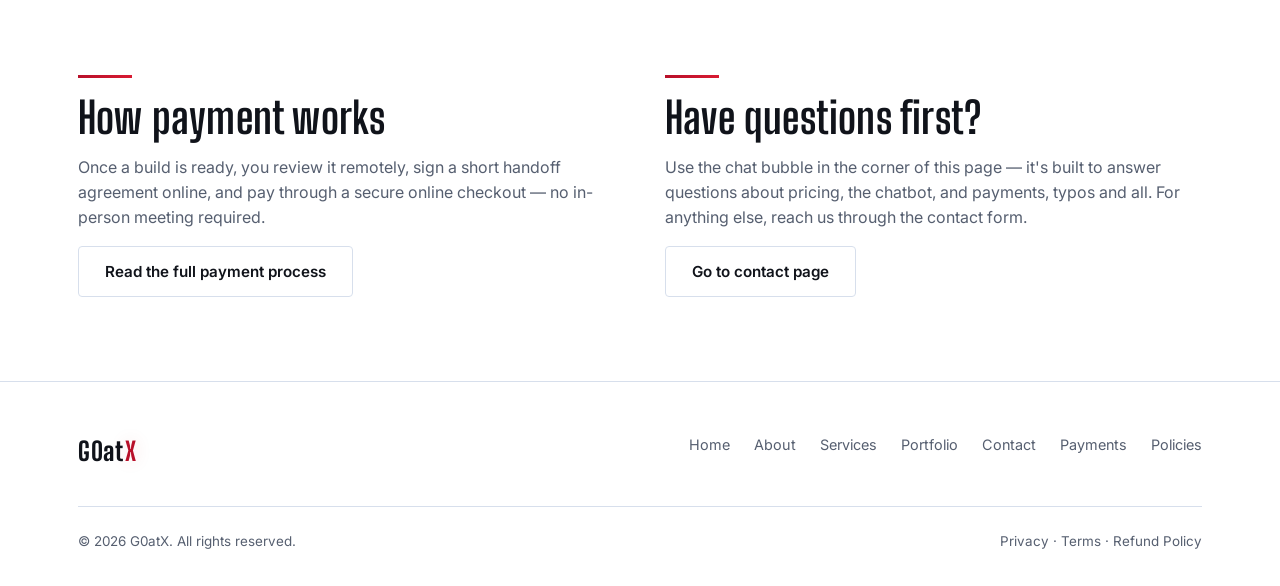
<file: services.html>
<!DOCTYPE html>
<html lang="en">
<head>
<meta charset="UTF-8" />
<meta name="viewport" content="width=device-width, initial-scale=1.0" />
<title>Services &amp; Pricing — G0atX</title>
<meta name="description" content="Branded Website Build, Advanced Chatbot, and Full System Setup — pricing and details." />
<link rel="stylesheet" href="css/style.css" />
</head>
<body>

<header class="site-header">
  <nav class="nav">
    <a href="index.html" class="logo">G0at<span class="accent">X</span></a>
    <ul class="nav-links" id="navLinks">
      <li><a href="index.html">Home</a></li>
      <li><a href="about.html">About</a></li>
      <li><a href="services.html" aria-current="page">Services</a></li>
      <li><a href="portfolio.html">Portfolio</a></li>
      <li><a href="contact.html">Contact</a></li>
      <li><a href="payments.html">Payments</a></li>
      <li><a href="policies.html">Policies</a></li>
    </ul>
    <div class="nav-right">
      <button class="theme-toggle" aria-label="Toggle light and dark mode">
        <svg class="icon-sun" viewBox="0 0 24 24" fill="none" stroke="currentColor" stroke-width="2"><circle cx="12" cy="12" r="4"/><path d="M12 2v2M12 20v2M4.9 4.9l1.4 1.4M17.7 17.7l1.4 1.4M2 12h2M20 12h2M4.9 19.1l1.4-1.4M17.7 6.3l1.4-1.4"/></svg>
        <svg class="icon-moon" viewBox="0 0 24 24" fill="none" stroke="currentColor" stroke-width="2"><path d="M21 12.8A9 9 0 1 1 11.2 3a7 7 0 0 0 9.8 9.8z"/></svg>
      </button>
      <button class="nav-toggle" aria-label="Toggle menu" aria-expanded="false">
        <svg viewBox="0 0 24 24" fill="none" stroke="currentColor" stroke-width="2"><line x1="3" y1="6" x2="21" y2="6"/><line x1="3" y1="12" x2="21" y2="12"/><line x1="3" y1="18" x2="21" y2="18"/></svg>
      </button>
    </div>
  </nav>
</header>

<main>
  <section class="hero" style="padding-bottom:56px;">
    <div class="hero-shape" aria-hidden="true"></div>
    <div class="container" style="position:relative; z-index:1; max-width:760px;">
      <span class="eyebrow-badge">Services &amp; pricing</span>
      <h1>Three builds. One brand system.</h1>
      <p class="lead">Pick a single piece or bundle everything into one build. Every option is designed to work together — same brand, same voice, same navigation logic.</p>
    </div>
  </section>

  <section class="section">
    <div class="container">
      <div class="services-grid">

        <div class="service-card">
          <h3>Branded Website Build</h3>
          <p>A multi-page, responsive site with a red/black theme, clean navigation, and a content structure built specifically around your business — not a generic template.</p>
          <ul class="checklist">
            <li><svg viewBox="0 0 24 24" fill="none" stroke="currentColor" stroke-width="2"><polyline points="20 6 9 17 4 12"/></svg><span>Home, About, Services, Portfolio, Contact pages</span></li>
            <li><svg viewBox="0 0 24 24" fill="none" stroke="currentColor" stroke-width="2"><polyline points="20 6 9 17 4 12"/></svg><span>Mobile-friendly, fast-loading layout</span></li>
            <li><svg viewBox="0 0 24 24" fill="none" stroke="currentColor" stroke-width="2"><polyline points="20 6 9 17 4 12"/></svg><span>Light and dark mode built in</span></li>
          </ul>
          <div class="service-price">$300 <small>one-time build</small></div>
          <a href="contact.html" class="btn btn-outline">Start this build</a>
        </div>

        <div class="service-card">
          <h3>Advanced Chatbot</h3>
          <p>A custom chatbot tuned to your services, FAQs, and brand voice. It understands visitor questions even with typos or misspellings, and answers from a knowledge base built around your business.</p>
          <ul class="checklist">
            <li><svg viewBox="0 0 24 24" fill="none" stroke="currentColor" stroke-width="2"><polyline points="20 6 9 17 4 12"/></svg><span>Typo-tolerant question matching</span></li>
            <li><svg viewBox="0 0 24 24" fill="none" stroke="currentColor" stroke-width="2"><polyline points="20 6 9 17 4 12"/></svg><span>Answers built from your pricing, FAQs, and policies</span></li>
            <li><svg viewBox="0 0 24 24" fill="none" stroke="currentColor" stroke-width="2"><polyline points="20 6 9 17 4 12"/></svg><span>Drops into any page of your site</span></li>
          </ul>
          <div class="service-price">$80 <small>one-time build</small></div>
          <a href="contact.html" class="btn btn-outline">Add a chatbot</a>
        </div>

        <div class="service-card featured">
          <div>
            <h3>Full System Setup</h3>
            <p>Everything G0atX offers in one build: the branded website, the advanced chatbot, working contact flows, policy pages, and payment-ready pages — all wired together from day one.</p>
            <ul class="checklist">
              <li><svg viewBox="0 0 24 24" fill="none" stroke="currentColor" stroke-width="2"><polyline points="20 6 9 17 4 12"/></svg><span>Branded Website Build + Advanced Chatbot included</span></li>
              <li><svg viewBox="0 0 24 24" fill="none" stroke="currentColor" stroke-width="2"><polyline points="20 6 9 17 4 12"/></svg><span>Working contact form, routed privately to your inbox</span></li>
              <li><svg viewBox="0 0 24 24" fill="none" stroke="currentColor" stroke-width="2"><polyline points="20 6 9 17 4 12"/></svg><span>Privacy, terms, and refund policy pages drafted for you</span></li>
              <li><svg viewBox="0 0 24 24" fill="none" stroke="currentColor" stroke-width="2"><polyline points="20 6 9 17 4 12"/></svg><span>Payment page ready for in-person sign-off</span></li>
            </ul>
            <a href="contact.html" class="btn btn-primary">Get the full system</a>
          </div>
          <div class="service-price">$500 <small>one-time build</small></div>
        </div>

      </div>
    </div>
  </section>

  <section class="section section-alt">
    <div class="container two-col">
      <div>
        <div class="divider"></div>
        <h2>How payment works</h2>
        <p>Once a build is ready, you review it remotely, sign a short handoff agreement online, and pay through a secure online checkout — no in-person meeting required.</p>
        <a href="payments.html" class="btn btn-outline">Read the full payment process</a>
      </div>
      <div>
        <div class="divider"></div>
        <h2>Have questions first?</h2>
        <p>Use the chat bubble in the corner of this page — it's built to answer questions about pricing, the chatbot, and payments, typos and all. For anything else, reach us through the contact form.</p>
        <a href="contact.html" class="btn btn-outline">Go to contact page</a>
      </div>
    </div>
  </section>
</main>

<footer class="site-footer">
  <div class="container">
    <div class="footer-top">
      <a href="index.html" class="logo">G0at<span class="accent">X</span></a>
      <ul class="footer-links">
        <li><a href="index.html">Home</a></li>
        <li><a href="about.html">About</a></li>
        <li><a href="services.html">Services</a></li>
        <li><a href="portfolio.html">Portfolio</a></li>
        <li><a href="contact.html">Contact</a></li>
        <li><a href="payments.html">Payments</a></li>
        <li><a href="policies.html">Policies</a></li>
      </ul>
    </div>
    <div class="footer-bottom">
      <span>© 2026 G0atX. All rights reserved.</span>
      <span>
        <a href="policies.html#privacy">Privacy</a> ·
        <a href="policies.html#terms">Terms</a> ·
        <a href="policies.html#refund">Refund Policy</a>
      </span>
    </div>
  </div>
</footer>

<script src="js/config.js"></script>
<script src="js/main.js"></script>
<script src="js/chatbot.js"></script>
</body>
</html>
</file>
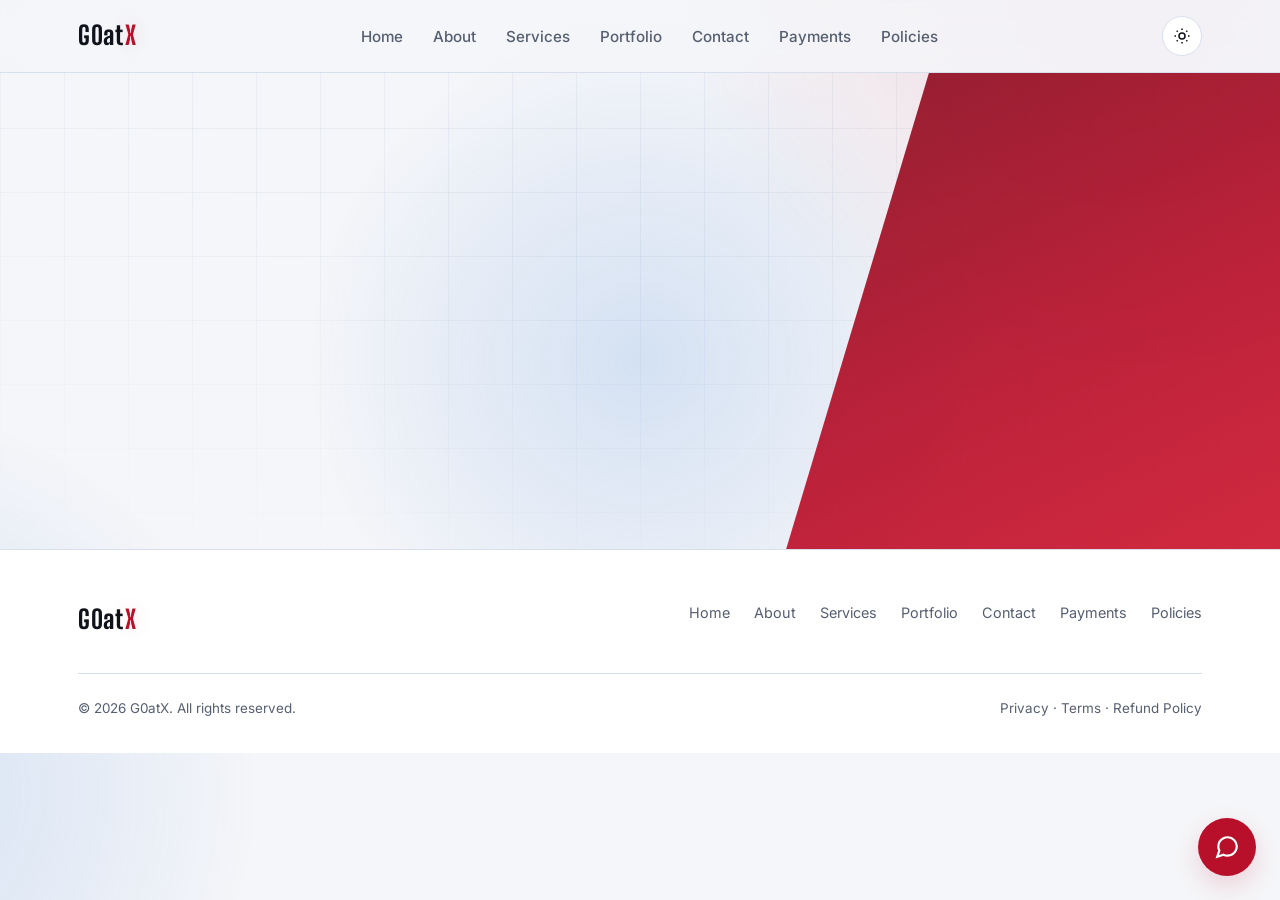
<file: thank-you.html>
<!DOCTYPE html>
<html lang="en">
<head>
<meta charset="UTF-8" />
<meta name="viewport" content="width=device-width, initial-scale=1.0" />
<title>Message sent — G0atX</title>
<meta name="description" content="Your message to G0atX was sent." />
<link rel="stylesheet" href="css/style.css" />
</head>
<body>

<header class="site-header">
  <nav class="nav">
    <a href="index.html" class="logo">G0at<span class="accent">X</span></a>
    <ul class="nav-links" id="navLinks">
      <li><a href="index.html">Home</a></li>
      <li><a href="about.html">About</a></li>
      <li><a href="services.html">Services</a></li>
      <li><a href="portfolio.html">Portfolio</a></li>
      <li><a href="contact.html">Contact</a></li>
      <li><a href="payments.html">Payments</a></li>
      <li><a href="policies.html">Policies</a></li>
    </ul>
    <div class="nav-right">
      <button class="theme-toggle" aria-label="Toggle light and dark mode">
        <svg class="icon-sun" viewBox="0 0 24 24" fill="none" stroke="currentColor" stroke-width="2"><circle cx="12" cy="12" r="4"/><path d="M12 2v2M12 20v2M4.9 4.9l1.4 1.4M17.7 17.7l1.4 1.4M2 12h2M20 12h2M4.9 19.1l1.4-1.4M17.7 6.3l1.4-1.4"/></svg>
        <svg class="icon-moon" viewBox="0 0 24 24" fill="none" stroke="currentColor" stroke-width="2"><path d="M21 12.8A9 9 0 1 1 11.2 3a7 7 0 0 0 9.8 9.8z"/></svg>
      </button>
      <button class="nav-toggle" aria-label="Toggle menu" aria-expanded="false">
        <svg viewBox="0 0 24 24" fill="none" stroke="currentColor" stroke-width="2"><line x1="3" y1="6" x2="21" y2="6"/><line x1="3" y1="12" x2="21" y2="12"/><line x1="3" y1="18" x2="21" y2="18"/></svg>
      </button>
    </div>
  </nav>
</header>

<main>
  <section class="hero" style="padding-bottom:70px;">
    <div class="hero-shape" aria-hidden="true"></div>
    <div class="container hero-anim" style="position:relative; z-index:1; max-width:640px; text-align:center; margin:0 auto;">
      <div class="form-success visible" style="text-align:center;">
        <div class="check-circle">
          <svg viewBox="0 0 24 24" fill="none" stroke="currentColor" stroke-width="2"><polyline points="20 6 9 17 4 12"/></svg>
        </div>
        <h1 style="font-size:2.2rem;">Message sent</h1>
        <p style="margin:0 auto 24px;">Thanks — your message went straight to our team. We typically respond within 1–2 business days.</p>
        <a href="index.html" class="btn btn-primary">Back to home</a>
      </div>
    </div>
  </section>
</main>

<footer class="site-footer">
  <div class="container">
    <div class="footer-top">
      <a href="index.html" class="logo">G0at<span class="accent">X</span></a>
      <ul class="footer-links">
        <li><a href="index.html">Home</a></li>
        <li><a href="about.html">About</a></li>
        <li><a href="services.html">Services</a></li>
        <li><a href="portfolio.html">Portfolio</a></li>
        <li><a href="contact.html">Contact</a></li>
        <li><a href="payments.html">Payments</a></li>
        <li><a href="policies.html">Policies</a></li>
      </ul>
    </div>
    <div class="footer-bottom">
      <span>© 2026 G0atX. All rights reserved.</span>
      <span>
        <a href="policies.html#privacy">Privacy</a> ·
        <a href="policies.html#terms">Terms</a> ·
        <a href="policies.html#refund">Refund Policy</a>
      </span>
    </div>
  </div>
</footer>

<script src="js/config.js"></script>
<script src="js/main.js"></script>
<script src="js/chatbot.js"></script>
</body>
</html>
</file>
<file: css/style.css>
/* ==========================================================================
   G0atX — Elite, Branded Web Systems
   Design tokens (v2 — richer background, motion, decoration)
   ========================================================================== */

@import url('https://fonts.googleapis.com/css2?family=Big+Shoulders+Display:wght@600;700;800&family=Inter:wght@400;500;600;700&display=swap');

:root {
  /* dark (default) */
  --bg: #060608;
  --bg-raised: #0f1116;
  --panel: #14161c;
  --panel-2: #191c23;
  --border: #212636;
  --border-strong: #2f7fd6;
  --text: #f5f1ea;
  --text-muted: #9ba0ac;
  --red: #d4213f;
  --red-deep: #6e0e1c;
  --ember: #ff4d5e;
  --gold: #d8a24c;
  --blue: #2f8fef;
  --blue-deep: #123a66;
  --on-red: #ffffff;
  --glow: rgba(212, 33, 63, 0.38);
  --blue-glow: rgba(47, 143, 239, 0.35);
  --shadow: 0 20px 44px rgba(0, 0, 0, 0.55);
  --grid-line: rgba(120, 160, 220, 0.05);

  --font-display: "Big Shoulders Display", "Arial Narrow", sans-serif;
  --font-body: "Inter", -apple-system, BlinkMacSystemFont, "Segoe UI", sans-serif;

  --maxw: 1180px;
  --radius: 4px;
}

[data-theme="light"] {
  --bg: #f5f6f9;
  --bg-raised: #ffffff;
  --panel: #ffffff;
  --panel-2: #f0f3f8;
  --border: #d7dfec;
  --border-strong: #2f7fd6;
  --text: #10131a;
  --text-muted: #565f70;
  --red: #b8102a;
  --red-deep: #7a0c1c;
  --ember: #d81b32;
  --gold: #a97328;
  --blue: #1f6fd6;
  --blue-deep: #0d3b6e;
  --on-red: #ffffff;
  --blue-glow: rgba(31, 111, 214, 0.18);
  --glow: rgba(184, 16, 42, 0.16);
  --shadow: 0 14px 32px rgba(30, 20, 10, 0.1);
  --grid-line: rgba(20, 60, 110, 0.05);
}

* { box-sizing: border-box; }
html { scroll-behavior: smooth; }

body {
  margin: 0;
  background: var(--bg);
  color: var(--text);
  font-family: var(--font-body);
  font-size: 16px;
  line-height: 1.55;
  -webkit-font-smoothing: antialiased;
  transition: background 0.25s ease, color 0.25s ease;
  position: relative;
  overflow-x: hidden;
}

/* Ambient background: soft glows + fine grid, sits behind everything */
body::before {
  content: "";
  position: fixed;
  inset: 0;
  z-index: -2;
  pointer-events: none;
  background:
    radial-gradient(760px circle at 88% -6%, var(--glow), transparent 60%),
    radial-gradient(680px circle at -10% 88%, var(--blue-glow), transparent 58%),
    radial-gradient(520px circle at 50% 40%, var(--blue-glow), transparent 65%);
  opacity: 0.85;
}
body::after {
  content: "";
  position: fixed;
  inset: 0;
  z-index: -1;
  pointer-events: none;
  background-image:
    linear-gradient(var(--grid-line) 1px, transparent 1px),
    linear-gradient(90deg, var(--grid-line) 1px, transparent 1px);
  background-size: 64px 64px;
  mask-image: radial-gradient(ellipse 90% 70% at 50% 0%, #000 40%, transparent 100%);
  -webkit-mask-image: radial-gradient(ellipse 90% 70% at 50% 0%, #000 40%, transparent 100%);
}

img { max-width: 100%; display: block; }
a { color: inherit; text-decoration: none; }

h1, h2, h3, h4 {
  font-family: var(--font-display);
  font-weight: 700;
  line-height: 0.98;
  margin: 0 0 0.4em;
  letter-spacing: 0.2px;
}

h1 { font-size: clamp(2.6rem, 6vw, 4.6rem); font-weight: 800; }
h2 { font-size: clamp(1.9rem, 3.6vw, 2.7rem); }
h3 { font-size: 1.35rem; }

.grad-text {
  background: linear-gradient(100deg, var(--red) 10%, var(--ember) 50%, var(--gold) 100%);
  -webkit-background-clip: text;
  background-clip: text;
  color: transparent;
}

p { margin: 0 0 1em; color: var(--text-muted); max-width: 62ch; }

.container {
  max-width: var(--maxw);
  margin: 0 auto;
  padding: 0 28px;
  position: relative;
}

@media (prefers-reduced-motion: reduce) {
  * { animation: none !important; transition: none !important; }
  html { scroll-behavior: auto; }
}

a:focus-visible, button:focus-visible, input:focus-visible, textarea:focus-visible, select:focus-visible {
  outline: 2px solid var(--blue);
  outline-offset: 3px;
}

/* ==========================================================================
   Motion library
   ========================================================================== */

@keyframes fadeUp {
  from { opacity: 0; transform: translateY(22px); }
  to   { opacity: 1; transform: translateY(0); }
}
@keyframes floatY {
  0%, 100% { transform: translateY(0); }
  50%      { transform: translateY(-10px); }
}
@keyframes shapeDrift {
  0%   { transform: rotate(0deg) scale(1); }
  50%  { transform: rotate(1.2deg) scale(1.02); }
  100% { transform: rotate(0deg) scale(1); }
}
@keyframes pulseRing {
  0%   { box-shadow: 0 0 0 0 var(--glow); }
  70%  { box-shadow: 0 0 0 14px rgba(212, 33, 63, 0); }
  100% { box-shadow: 0 0 0 0 rgba(212, 33, 63, 0); }
}
@keyframes underlineDraw {
  from { transform: scaleX(0); }
  to   { transform: scaleX(1); }
}
@keyframes spin {
  to { transform: rotate(360deg); }
}

[data-reveal] {
  opacity: 0;
  transform: translateY(20px);
  transition: opacity 0.6s ease, transform 0.6s ease;
}
[data-reveal].revealed {
  opacity: 1;
  transform: translateY(0);
}

.hero-anim > * {
  opacity: 0;
  animation: fadeUp 0.7s ease forwards;
}
.hero-anim > *:nth-child(1) { animation-delay: 0.05s; }
.hero-anim > *:nth-child(2) { animation-delay: 0.16s; }
.hero-anim > *:nth-child(3) { animation-delay: 0.28s; }
.hero-anim > *:nth-child(4) { animation-delay: 0.4s; }
.hero-anim-card { opacity: 0; animation: fadeUp 0.8s ease forwards; animation-delay: 0.3s; }

/* ==========================================================================
   Header / Nav
   ========================================================================== */

.site-header {
  position: sticky;
  top: 0;
  z-index: 100;
  background: color-mix(in srgb, var(--bg) 82%, transparent);
  backdrop-filter: blur(12px);
  border-bottom: 1px solid var(--border);
}

.nav {
  display: flex;
  align-items: center;
  justify-content: space-between;
  padding: 16px 28px;
  max-width: var(--maxw);
  margin: 0 auto;
}

.logo {
  font-family: var(--font-display);
  font-weight: 800;
  font-size: 1.6rem;
  display: flex;
  align-items: baseline;
  gap: 2px;
  letter-spacing: 0.5px;
}
.logo .accent { color: var(--red); text-shadow: 0 0 18px var(--glow); }

.nav-links {
  display: flex;
  align-items: center;
  gap: 30px;
  list-style: none;
  margin: 0;
  padding: 0;
}

.nav-links a {
  font-size: 0.95rem;
  font-weight: 500;
  color: var(--text-muted);
  position: relative;
  padding: 4px 0;
  transition: color 0.2s ease;
}

.nav-links a::after {
  content: "";
  position: absolute;
  left: 0; right: 0; bottom: -4px;
  height: 2px;
  background: var(--red);
  transform: scaleX(0);
  transform-origin: left;
  transition: transform 0.25s ease;
}

.nav-links a:hover { color: var(--text); }
.nav-links a:hover::after { transform: scaleX(1); }

.nav-links a[aria-current="page"] { color: var(--text); }
.nav-links a[aria-current="page"]::after { transform: scaleX(1); }

.nav-right {
  display: flex;
  align-items: center;
  gap: 14px;
}

.theme-toggle {
  width: 40px;
  height: 40px;
  border-radius: 50%;
  border: 1px solid var(--border);
  background: var(--panel);
  color: var(--text);
  display: flex;
  align-items: center;
  justify-content: center;
  cursor: pointer;
  transition: border-color 0.2s ease, transform 0.15s ease, box-shadow 0.2s ease;
}
.theme-toggle:hover { border-color: var(--blue); box-shadow: 0 0 0 4px var(--blue-glow); }
.theme-toggle:active { transform: scale(0.94); }
.theme-toggle svg { width: 18px; height: 18px; }
[data-theme="dark"] .icon-sun,
:root:not([data-theme="light"]) .icon-sun { display: none; }
[data-theme="light"] .icon-moon { display: none; }

.nav-toggle {
  display: none;
  width: 40px;
  height: 40px;
  border: 1px solid var(--border);
  background: var(--panel);
  border-radius: 50%;
  color: var(--text);
  cursor: pointer;
  align-items: center;
  justify-content: center;
}

@media (max-width: 860px) {
  .nav-links {
    position: fixed;
    top: 73px;
    left: 0; right: 0;
    max-height: calc(100vh - 73px);
    overflow-y: auto;
    background: var(--bg-raised);
    border-bottom: 1px solid var(--border);
    box-shadow: 0 24px 40px rgba(0, 0, 0, 0.35);
    flex-direction: column;
    align-items: flex-start;
    padding: 18px 28px 26px;
    gap: 4px;
    transform: translateY(-8px);
    opacity: 0;
    pointer-events: none;
    transition: opacity 0.18s ease, transform 0.18s ease;
  }
  .nav-links a { padding: 12px 0; width: 100%; }
  .nav-links.open { opacity: 1; transform: translateY(0); pointer-events: auto; }
  .nav-toggle { display: flex; }
  .nav-backdrop {
    content: "";
    position: fixed;
    inset: 0;
    top: 73px;
    background: rgba(0, 0, 0, 0.4);
    z-index: 99;
    opacity: 0;
    pointer-events: none;
    transition: opacity 0.18s ease;
  }
  .nav-backdrop.open { opacity: 1; pointer-events: auto; }
  body.nav-lock { overflow: hidden; }
}

/* ==========================================================================
   Buttons
   ========================================================================== */

.btn {
  position: relative;
  overflow: hidden;
  display: inline-flex;
  align-items: center;
  gap: 8px;
  padding: 13px 26px;
  font-family: var(--font-body);
  font-weight: 600;
  font-size: 0.95rem;
  border-radius: var(--radius);
  border: 1px solid transparent;
  cursor: pointer;
  transition: transform 0.15s ease, background 0.2s ease, border-color 0.2s ease, box-shadow 0.2s ease;
}
.btn:hover { transform: translateY(-2px); }
.btn:active { transform: translateY(0); }
.btn:disabled { opacity: 0.65; cursor: default; transform: none; }

.btn-primary {
  background: var(--red);
  color: var(--on-red);
  box-shadow: 0 10px 24px var(--glow);
}
.btn-primary::before {
  content: "";
  position: absolute;
  top: 0; left: -60%;
  width: 40%; height: 100%;
  background: linear-gradient(120deg, transparent, rgba(255,255,255,0.35), transparent);
  transform: skewX(-20deg);
  transition: left 0.5s ease;
}
.btn-primary:hover::before { left: 130%; }
.btn-primary:hover { background: var(--ember); }

.btn-outline {
  background: transparent;
  border-color: var(--border);
  color: var(--text);
}
.btn-outline:hover { border-color: var(--blue); color: var(--blue); box-shadow: 0 0 0 4px var(--blue-glow); }

.btn-block { width: 100%; justify-content: center; }

.btn-disabled,
.btn.btn-disabled:hover {
  opacity: 0.55;
  cursor: not-allowed;
  transform: none;
  box-shadow: none;
  pointer-events: auto;
}
.coming-soon-tag {
  display: inline-block;
  font-size: 0.7rem;
  font-weight: 700;
  letter-spacing: 0.04em;
  text-transform: uppercase;
  background: var(--bg);
  color: var(--text-muted);
  border: 1px solid var(--border);
  border-radius: 999px;
  padding: 2px 9px;
  margin-left: 8px;
  vertical-align: middle;
}

/* ==========================================================================
   Hero
   ========================================================================== */

.hero {
  position: relative;
  overflow: hidden;
  padding: 96px 0 84px;
}

.hero-shape {
  position: absolute;
  top: -20%;
  right: -12%;
  width: 60%;
  height: 140%;
  background: linear-gradient(155deg, var(--red-deep), var(--red) 55%, var(--ember) 100%);
  clip-path: polygon(38% 0, 100% 0, 100% 100%, 12% 100%);
  opacity: 0.92;
  z-index: 0;
  animation: shapeDrift 14s ease-in-out infinite;
}

.hero-wordmark {
  position: absolute;
  top: -6%;
  right: -2%;
  font-family: var(--font-display);
  font-weight: 800;
  font-size: min(26vw, 320px);
  color: var(--text);
  opacity: 0.035;
  z-index: 0;
  pointer-events: none;
  line-height: 1;
  user-select: none;
}

.hero-inner {
  position: relative;
  z-index: 1;
  display: grid;
  grid-template-columns: 1.15fr 0.85fr;
  gap: 40px;
  align-items: center;
}

.eyebrow-badge {
  display: inline-flex;
  align-items: center;
  gap: 8px;
  padding: 6px 14px 6px 10px;
  border: 1px solid var(--border);
  border-radius: 999px;
  font-size: 0.82rem;
  color: var(--text-muted);
  margin-bottom: 22px;
  background: var(--panel);
}
.eyebrow-badge .dot {
  width: 7px; height: 7px;
  border-radius: 50%;
  background: var(--red);
  box-shadow: 0 0 0 3px var(--glow);
  flex-shrink: 0;
}

.hero h1 { margin-bottom: 20px; }
.hero .lead { font-size: 1.15rem; max-width: 46ch; color: var(--text-muted); }

.hero-ctas { display: flex; gap: 14px; margin-top: 30px; flex-wrap: wrap; }

.hero-card {
  position: relative;
  background: var(--panel);
  border: 1px solid var(--border-strong);
  border-radius: var(--radius);
  padding: 30px;
  box-shadow: var(--shadow), 0 0 0 1px var(--blue-glow);
  animation: floatY 6s ease-in-out infinite;
}
.hero-card::before,
.hero-card::after {
  content: "";
  position: absolute;
  width: 22px; height: 22px;
  border: 2px solid var(--blue);
  opacity: 0.85;
}
.hero-card::before { top: -1px; left: -1px; border-right: none; border-bottom: none; }
.hero-card::after { bottom: -1px; right: -1px; border-left: none; border-top: none; }

.hero-card .stat {
  font-family: var(--font-display);
  font-size: 2.6rem;
  color: var(--red);
  line-height: 1;
  text-shadow: 0 0 26px var(--glow);
}
.hero-card .stat-label { color: var(--text-muted); font-size: 0.9rem; margin-bottom: 22px; }
.hero-card ul { list-style: none; margin: 0; padding: 0; display: grid; gap: 12px; }
.hero-card li { display: flex; gap: 10px; align-items: flex-start; font-size: 0.94rem; }
.hero-card li svg { flex-shrink: 0; margin-top: 3px; width: 16px; height: 16px; color: var(--red); }

@media (max-width: 900px) {
  .hero-inner { grid-template-columns: 1fr; }
  .hero-shape { opacity: 0.35; }
  .hero-wordmark { display: none; }
}

/* ==========================================================================
   Sections
   ========================================================================== */

.section { padding: 84px 0; position: relative; }
@media (max-width: 600px) {
  .section { padding: 52px 0; }
  .hero { padding: 56px 0 44px; }
  .cta-band { padding: 44px 0; }
}
.section-alt { background: var(--bg-raised); }
.section-head { max-width: 640px; margin-bottom: 48px; }
.section-head p { margin: 0; }

.divider {
  width: 54px;
  height: 3px;
  background: linear-gradient(90deg, var(--red), var(--ember));
  margin: 0 0 18px;
  position: relative;
}
.divider::after {
  content: "";
  position: absolute;
  left: 0; top: 0;
  height: 100%;
  width: 100%;
  background: inherit;
  transform: scaleX(0);
  transform-origin: left;
  animation: underlineDraw 0.8s ease forwards;
  animation-delay: 0.15s;
}

/* Trust bar */
.trust-bar {
  display: grid;
  grid-template-columns: repeat(4, 1fr);
  gap: 22px;
}
.trust-item {
  display: flex;
  flex-direction: column;
  gap: 12px;
  padding: 22px;
  border: 1px solid var(--border);
  border-radius: var(--radius);
  background: var(--panel-2);
  transition: transform 0.2s ease, border-color 0.2s ease;
}
.trust-item:hover { transform: translateY(-4px); border-color: var(--red); }
.trust-icon {
  width: 40px; height: 40px;
  border-radius: 50%;
  border: 1.5px solid var(--red);
  display: flex; align-items: center; justify-content: center;
  color: var(--red);
  flex-shrink: 0;
}
.trust-icon svg { width: 19px; height: 19px; }
.trust-item h4 { font-family: var(--font-body); font-weight: 700; font-size: 0.98rem; margin: 0; color: var(--text); }
.trust-item p { font-size: 0.87rem; margin: 0; }

@media (max-width: 900px) {
  .trust-bar { grid-template-columns: repeat(2, 1fr); }
}
@media (max-width: 560px) {
  .trust-bar { grid-template-columns: 1fr; }
}

/* Services — asymmetric grid */
.services-grid {
  display: grid;
  grid-template-columns: repeat(6, 1fr);
  gap: 22px;
}

.service-card {
  grid-column: span 3;
  position: relative;
  background: var(--panel);
  border: 1px solid var(--border);
  border-left: 3px solid var(--red);
  border-radius: var(--radius);
  padding: 34px;
  display: flex;
  flex-direction: column;
  gap: 14px;
  transition: transform 0.25s ease, box-shadow 0.25s ease, border-color 0.25s ease;
}
.service-card:hover {
  transform: translateY(-6px);
  box-shadow: var(--shadow), 0 0 0 1px var(--blue-glow);
  border-color: var(--border-strong);
}

.service-card.featured {
  grid-column: span 6;
  display: grid;
  grid-template-columns: 1.3fr 1fr;
  gap: 30px;
  align-items: center;
  padding: 42px;
  background:
    linear-gradient(var(--panel), var(--panel)) padding-box,
    linear-gradient(120deg, var(--red), var(--gold), var(--red)) border-box;
  border: 1px solid transparent;
  background-size: 100% 100%, 220% 220%;
}
.service-card.featured:hover { background-position: 0 0, 100% 100%; transition: background-position 1.2s ease; }

.service-price {
  font-family: var(--font-display);
  font-size: 2.1rem;
  color: var(--red);
}
.service-price small {
  font-family: var(--font-body);
  font-size: 0.85rem;
  color: var(--text-muted);
  font-weight: 500;
}
.service-card .btn { align-self: flex-start; margin-top: auto; }

@media (max-width: 780px) {
  .services-grid { grid-template-columns: 1fr; }
  .service-card, .service-card.featured { grid-column: span 1; grid-template-columns: 1fr; }
}

/* Portfolio rows */
.portfolio-list { display: flex; flex-direction: column; border-top: 1px solid var(--border); }

.portfolio-row {
  display: grid;
  grid-template-columns: 1.1fr 1.4fr 0.6fr;
  gap: 24px;
  align-items: center;
  padding: 34px 0;
  border-bottom: 1px solid var(--border);
  transition: padding-left 0.25s ease, background 0.25s ease;
}
.portfolio-row:hover { padding-left: 14px; background: var(--panel-2); }
.portfolio-row h3 { margin-bottom: 8px; }
.portfolio-tag {
  justify-self: start;
  font-size: 0.82rem;
  color: var(--red);
  border: 1px solid var(--red);
  padding: 5px 12px;
  border-radius: 999px;
}

@media (max-width: 780px) {
  .portfolio-row { grid-template-columns: 1fr; gap: 10px; }
  .portfolio-row:hover { padding-left: 0; }
  .portfolio-tag { justify-self: start; }
}

/* Approach / about columns */
.two-col { display: grid; grid-template-columns: 1fr 1fr; gap: 50px; align-items: start; }
@media (max-width: 780px) { .two-col { grid-template-columns: 1fr; } }

.checklist { list-style: none; margin: 0; padding: 0; display: grid; gap: 14px; }
.checklist li { display: flex; gap: 12px; align-items: flex-start; color: var(--text); }
.checklist li svg { flex-shrink: 0; margin-top: 3px; width: 18px; height: 18px; color: var(--red); }

/* CTA band */
.cta-band {
  position: relative;
  overflow: hidden;
  background: linear-gradient(120deg, var(--red-deep), var(--red) 60%, var(--ember));
  background-size: 200% 200%;
  animation: shapeDrift 10s ease-in-out infinite;
  color: #fff;
  padding: 64px 0;
  text-align: left;
}
.cta-band h2 { color: #fff; }
.cta-band p { color: rgba(255,255,255,0.85); }
.cta-band .btn-outline { border-color: rgba(255,255,255,0.5); color: #fff; }
.cta-band .btn-outline:hover { border-color: #fff; box-shadow: 0 0 0 4px rgba(255,255,255,0.15); }
.cta-band .btn-primary { background: #101012; box-shadow: 0 10px 24px rgba(0,0,0,0.35); }
.cta-band .btn-primary:hover { background: #1e1e21; }

/* ==========================================================================
   Forms
   ========================================================================== */

.form-card {
  background: var(--panel);
  border: 1px solid var(--border-strong);
  border-radius: var(--radius);
  padding: 40px;
  box-shadow: var(--shadow), 0 0 0 1px var(--blue-glow);
}

.field { margin-bottom: 20px; }
.field label { display: block; font-size: 0.88rem; font-weight: 600; margin-bottom: 8px; color: var(--text); }

.field input,
.field select,
.field textarea {
  width: 100%;
  padding: 13px 14px;
  background: var(--bg);
  border: 1px solid var(--border);
  border-radius: var(--radius);
  color: var(--text);
  font-family: var(--font-body);
  font-size: 0.98rem;
  transition: border-color 0.15s ease, box-shadow 0.15s ease;
}
.field input:focus, .field select:focus, .field textarea:focus {
  border-color: var(--blue);
  outline: none;
  box-shadow: 0 0 0 4px var(--blue-glow);
}

.field textarea { resize: vertical; min-height: 120px; }
.field-row { display: grid; grid-template-columns: 1fr 1fr; gap: 18px; }
@media (max-width: 600px) { .field-row { grid-template-columns: 1fr; } }

.form-note { font-size: 0.85rem; color: var(--text-muted); margin-top: 14px; }

.form-success {
  display: none;
  background: var(--panel);
  border: 1px solid var(--red);
  border-radius: var(--radius);
  padding: 30px;
  text-align: center;
}
.form-success.visible { display: block; animation: fadeUp 0.4s ease; }
.form-success h3 { color: var(--red); }
.form-success .check-circle {
  width: 52px; height: 52px;
  border-radius: 50%;
  border: 2px solid var(--red);
  display: flex; align-items: center; justify-content: center;
  margin: 0 auto 16px;
  color: var(--red);
}
.form-success .check-circle svg { width: 24px; height: 24px; }

.info-panel {
  background: var(--panel);
  border: 1px solid var(--border);
  border-left: 3px solid var(--red);
  border-radius: var(--radius);
  padding: 30px;
}
.info-panel h3 { margin-bottom: 14px; }
.info-panel ol, .info-panel ul { padding-left: 20px; color: var(--text-muted); }
.info-panel li { margin-bottom: 10px; }

.payment-methods { display: flex; flex-wrap: wrap; gap: 10px; margin-top: 18px; }
.payment-pill {
  border: 1px solid var(--border);
  padding: 8px 14px;
  border-radius: 999px;
  font-size: 0.85rem;
  color: var(--text);
  background: var(--bg);
  transition: border-color 0.2s ease, color 0.2s ease;
}
.payment-pill:hover { border-color: var(--red); color: var(--red); }

.notice-strip {
  border: 1px solid var(--red);
  background: var(--glow);
  border-radius: var(--radius);
  padding: 18px 22px;
  font-size: 0.94rem;
  color: var(--text);
  margin-bottom: 28px;
}
.notice-strip strong { color: var(--red); }

/* Spinner for submit state */
.spinner {
  width: 15px; height: 15px;
  border-radius: 50%;
  border: 2px solid rgba(255,255,255,0.4);
  border-top-color: #fff;
  animation: spin 0.6s linear infinite;
  display: inline-block;
}

/* Policies accordion */
.accordion { border-top: 1px solid var(--border); }
.accordion-item { border-bottom: 1px solid var(--border); }
.accordion-trigger {
  width: 100%;
  text-align: left;
  background: none;
  border: none;
  color: var(--text);
  font-family: var(--font-display);
  font-size: 1.3rem;
  padding: 24px 0;
  display: flex;
  align-items: center;
  justify-content: space-between;
  cursor: pointer;
}
.accordion-trigger .plus { color: var(--red); font-size: 1.6rem; transition: transform 0.2s ease; line-height: 1; }
.accordion-item.open .plus { transform: rotate(45deg); }
.accordion-panel { max-height: 0; overflow: hidden; transition: max-height 0.25s ease; }
.accordion-panel-inner { padding-bottom: 26px; }
.accordion-panel-inner p { max-width: 72ch; }

/* ==========================================================================
   Footer
   ========================================================================== */

.site-footer { border-top: 1px solid var(--border); padding: 50px 0 34px; background: var(--bg-raised); }
.footer-top { display: flex; justify-content: space-between; gap: 30px; flex-wrap: wrap; margin-bottom: 34px; }
.footer-links { display: flex; gap: 24px; flex-wrap: wrap; list-style: none; padding: 0; margin: 0; }
.footer-links a { color: var(--text-muted); font-size: 0.9rem; transition: color 0.2s ease; }
.footer-links a:hover { color: var(--red); }
.footer-bottom {
  display: flex; justify-content: space-between; flex-wrap: wrap; gap: 10px;
  padding-top: 24px; border-top: 1px solid var(--border);
  color: var(--text-muted); font-size: 0.84rem;
}
.footer-bottom a { color: var(--text-muted); transition: color 0.2s ease; }
.footer-bottom a:hover { color: var(--red); }

/* ==========================================================================
   Chatbot widget
   ========================================================================== */

.chat-launcher {
  position: fixed;
  bottom: 24px;
  right: 24px;
  z-index: 200;
  width: 58px;
  height: 58px;
  border-radius: 50%;
  background: var(--red);
  color: #fff;
  border: none;
  cursor: pointer;
  display: flex;
  align-items: center;
  justify-content: center;
  box-shadow: 0 10px 26px var(--glow);
  transition: transform 0.15s ease, background 0.2s ease, opacity 0.15s ease;
  animation: pulseRing 2.6s ease-out infinite;
}
.chat-launcher:hover { transform: scale(1.06); background: var(--ember); }
.chat-launcher svg { width: 26px; height: 26px; }

.chat-window {
  position: fixed;
  bottom: 92px;
  right: 24px;
  z-index: 200;
  width: 340px;
  max-width: calc(100vw - 40px);
  max-height: 480px;
  background: var(--panel);
  border: 1px solid var(--border-strong);
  border-radius: 12px;
  box-shadow: var(--shadow), 0 0 0 1px var(--blue-glow);
  display: none;
  flex-direction: column;
  overflow: hidden;
}
.chat-window.open { display: flex; animation: fadeUp 0.25s ease; }

.chat-head {
  background: linear-gradient(120deg, var(--red-deep), var(--red));
  color: #fff;
  padding: 16px 18px;
  display: flex;
  align-items: center;
  justify-content: space-between;
}
.chat-head strong { font-family: var(--font-display); font-size: 1.1rem; }
.chat-head span { display: block; font-size: 0.76rem; color: rgba(255,255,255,0.85); }
.chat-close { background: none; border: none; color: #fff; cursor: pointer; font-size: 1.2rem; line-height: 1; }

.chat-body { flex: 1; overflow-y: auto; padding: 16px; display: flex; flex-direction: column; gap: 12px; background: var(--bg); }

.chat-msg { max-width: 84%; padding: 10px 13px; border-radius: 12px; font-size: 0.89rem; line-height: 1.4; animation: fadeUp 0.25s ease; }
.chat-msg.bot { background: var(--panel); border: 1px solid var(--border); align-self: flex-start; border-bottom-left-radius: 3px; }
.chat-msg.user { background: var(--red); color: #fff; align-self: flex-end; border-bottom-right-radius: 3px; }
.chat-msg a { color: var(--red); text-decoration: underline; }
.chat-msg.user a { color: #fff; }

.chat-suggestions { display: flex; flex-wrap: wrap; gap: 6px; padding: 0 16px 12px; background: var(--bg); }
.chat-suggestion-btn {
  font-size: 0.78rem; padding: 6px 10px; border-radius: 999px;
  border: 1px solid var(--border); background: var(--panel); color: var(--text-muted); cursor: pointer;
  transition: border-color 0.2s ease, color 0.2s ease;
}
.chat-suggestion-btn:hover { border-color: var(--red); color: var(--red); }

.chat-input-row { display: flex; border-top: 1px solid var(--border); background: var(--panel); }
.chat-input-row input { flex: 1; border: none; background: transparent; padding: 14px; color: var(--text); font-family: var(--font-body); font-size: 0.92rem; }
.chat-input-row input:focus { outline: none; }
.chat-send { border: none; background: none; color: var(--red); padding: 0 16px; cursor: pointer; display: flex; align-items: center; }
.chat-send svg { width: 20px; height: 20px; }

@media (max-width: 480px) {
  .chat-window { right: 16px; left: 16px; width: auto; bottom: 84px; }
  .chat-launcher { right: 16px; bottom: 16px; width: 50px; height: 50px; }
  .chat-launcher svg { width: 22px; height: 22px; }
  .chat-launcher.chat-hidden {
    opacity: 0;
    transform: scale(0.7);
    pointer-events: none;
  }
}

/* Utility */
.text-center { text-align: center; }
.mt-0 { margin-top: 0; }
.small { font-size: 0.85rem; color: var(--text-muted); }
</file>
